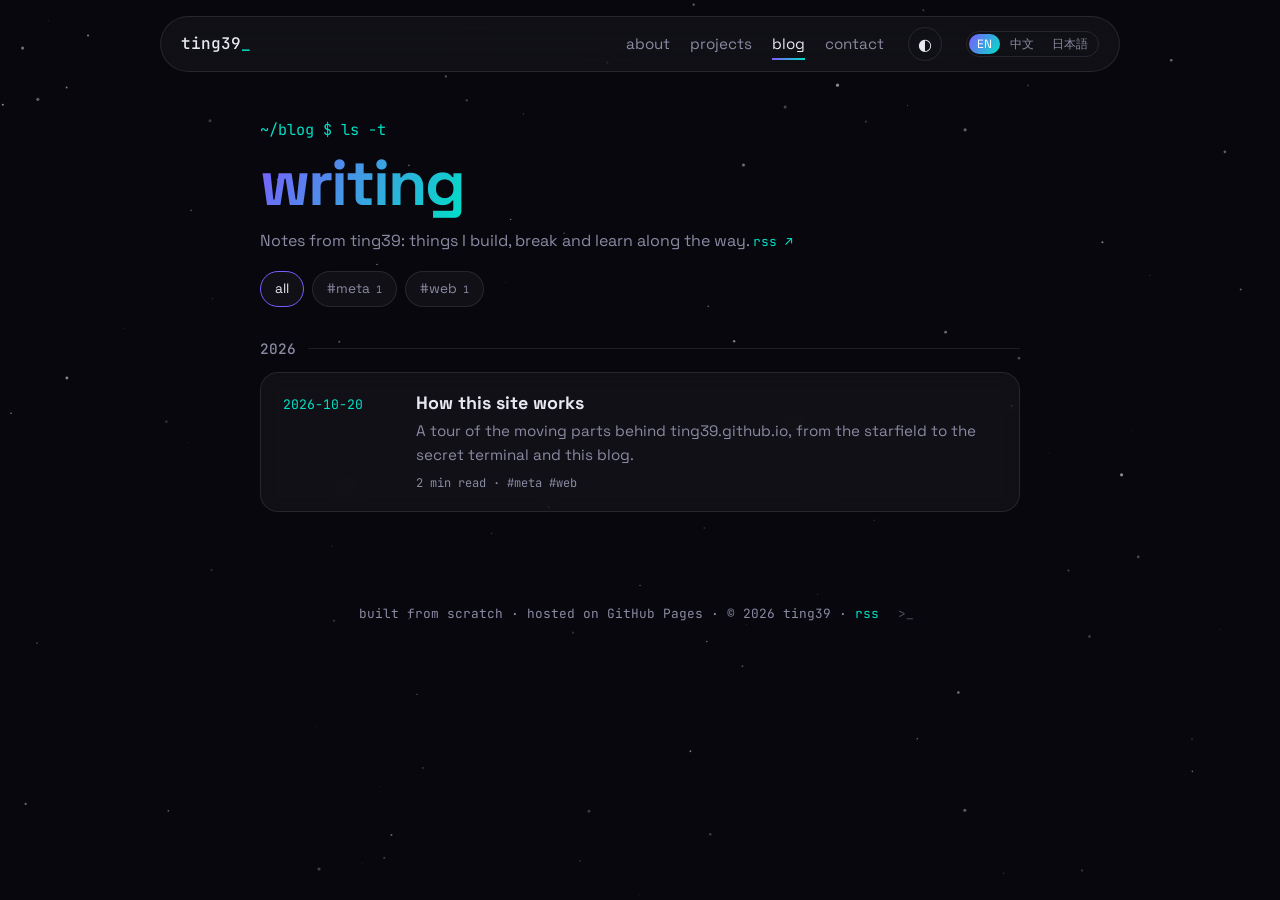
<file: blog/index.html>
<!doctype html>
<html lang="en">
<head>
  <meta charset="utf-8">
  <meta name="viewport" content="width=device-width, initial-scale=1">
  <title>ting39 · blog</title>
  <meta name="description" content="Notes from ting39: things I build, break and learn along the way.">
  <link rel="canonical" href="https://ting39.github.io/blog/">
  <meta property="og:site_name" content="ting39">
  <meta property="og:type" content="website">
  <meta property="og:title" content="ting39 · blog">
  <meta property="og:description" content="Notes from ting39: things I build, break and learn along the way.">
  <meta property="og:url" content="https://ting39.github.io/blog/">
  <meta property="og:image" content="https://ting39.github.io/assets/og.png">
  <meta name="twitter:card" content="summary_large_image">
  <meta name="theme-color" content="#07070d">
  <link rel="icon" href="data:image/svg+xml,<svg xmlns='http://www.w3.org/2000/svg' viewBox='0 0 100 100'><text y='.9em' font-size='90'>✦</text></svg>">
  <link rel="alternate" type="application/atom+xml" title="ting39 · blog" href="../feed.xml">
  <script>try{var t=localStorage.getItem("theme");if(t)document.documentElement.dataset.theme=t}catch(e){}</script>
  <link rel="preconnect" href="https://fonts.googleapis.com">
  <link rel="preconnect" href="https://fonts.gstatic.com" crossorigin>
  <link href="https://fonts.googleapis.com/css2?family=Space+Grotesk:wght@400;500;700&family=JetBrains+Mono:wght@400;500&display=swap" rel="stylesheet">
  <link rel="stylesheet" href="../style.css?v=3f6533ba">
  <link rel="stylesheet" href="../assets/blog.css?v=3f6533ba">
</head>
<body class="blog-page">
  <canvas id="sky" aria-hidden="true"></canvas>
  <a class="skip" href="#content" data-i18n="blog.skip">Skip to content</a>
  <header class="nav">
    <a class="logo" href="../">ting39<span class="blink">_</span></a>
    <nav aria-label="Site">
      <a href="../#about" data-i18n="nav.about">about</a>
      <a href="../#projects" data-i18n="nav.projects">projects</a>
      <a href="../blog/" class="active" aria-current="page" data-i18n="nav.blog">blog</a>
      <a href="../#contact" data-i18n="nav.contact">contact</a>
    </nav>
    <button class="theme-toggle" id="themeToggle" type="button" aria-label="Toggle light/dark theme" data-i18n-attr="aria-label:nav.theme">◐</button>
    <div id="langSwitch"></div>
  </header>

  <main id="content" class="blog-main">
    <header class="blog-head">
      <p class="mono kicker">~/blog $ ls -t</p>
      <h1 data-i18n="blog.h">blog</h1>
      <p class="muted"><span data-i18n="blog.desc">Notes from ting39: things I build, break and learn along the way.</span> <a class="feed-link mono" href="../feed.xml">rss ↗</a></p>
      <nav class="filters tag-chips" aria-label="Tags">
      <a href="../blog/" class="on" aria-current="page" data-i18n="projects.all">all</a>
      <a href="../blog/tags/meta/">#meta <small>1</small></a>
      <a href="../blog/tags/web/">#web <small>1</small></a>
    </nav>
    </header>
    <h2 class="year mono">2026</h2>
    <ol class="post-list">
      <li><a class="card post-item" href="../blog/how-this-site-works/">
        <time class="pi-date mono" datetime="2026-10-20">2026-10-20</time>
        <span class="pi-main">
          <b class="pi-title"><span data-lang-block="en" lang="en">How this site works</span><span data-lang-block="zh-TW" lang="zh-Hant-TW" hidden>這個網站是怎麼運作的</span><span data-lang-block="ja" lang="ja" hidden>このサイトのしくみ</span></b>
          <span class="pi-sum"><span data-lang-block="en" lang="en">A tour of the moving parts behind ting39.github.io, from the starfield to the secret terminal and this blog.</span><span data-lang-block="zh-TW" lang="zh-Hant-TW" hidden>帶你看看 ting39.github.io 背後的各個零件：從星空背景、秘密終端機，到這個部落格。</span><span data-lang-block="ja" lang="ja" hidden>ting39.github.io を支える部品をひととおり紹介します。星空の背景から秘密のターミナル、このブログまで。</span></span>
          <span class="pi-meta mono"><span data-lang-block="en" lang="en"><span data-i18n="blog.min" data-i18n-vars='{"n":2}'>2 min read</span></span><span data-lang-block="zh-TW" lang="zh-Hant-TW" hidden><span data-i18n="blog.min" data-i18n-vars='{"n":2}'>2 min read</span></span><span data-lang-block="ja" lang="ja" hidden><span data-i18n="blog.min" data-i18n-vars='{"n":3}'>3 min read</span></span> · #meta #web</span>
        </span>
      </a></li>
    </ol>
  </main>

  <footer>
    <p class="mono"><span data-i18n="foot.built">built from scratch · hosted on GitHub Pages ·</span> © <span id="footYear">2026</span> ting39 · <a href="../feed.xml">rss</a> <button class="term-btn" type="button" data-terminal aria-label="Open terminal" title="terminal (press `)" data-i18n-attr="aria-label:foot.term;title:foot.termTitle">&gt;_</button></p>
  </footer>

  <script src="../assets/i18n.js?v=3f6533ba"></script>
  <script src="../assets/i18n-strings.js?v=3f6533ba"></script>
  <script src="../projects.js"></script>
  <script src="../assets/blog.js?v=3f6533ba" defer></script>
</body>
</html>
</file>
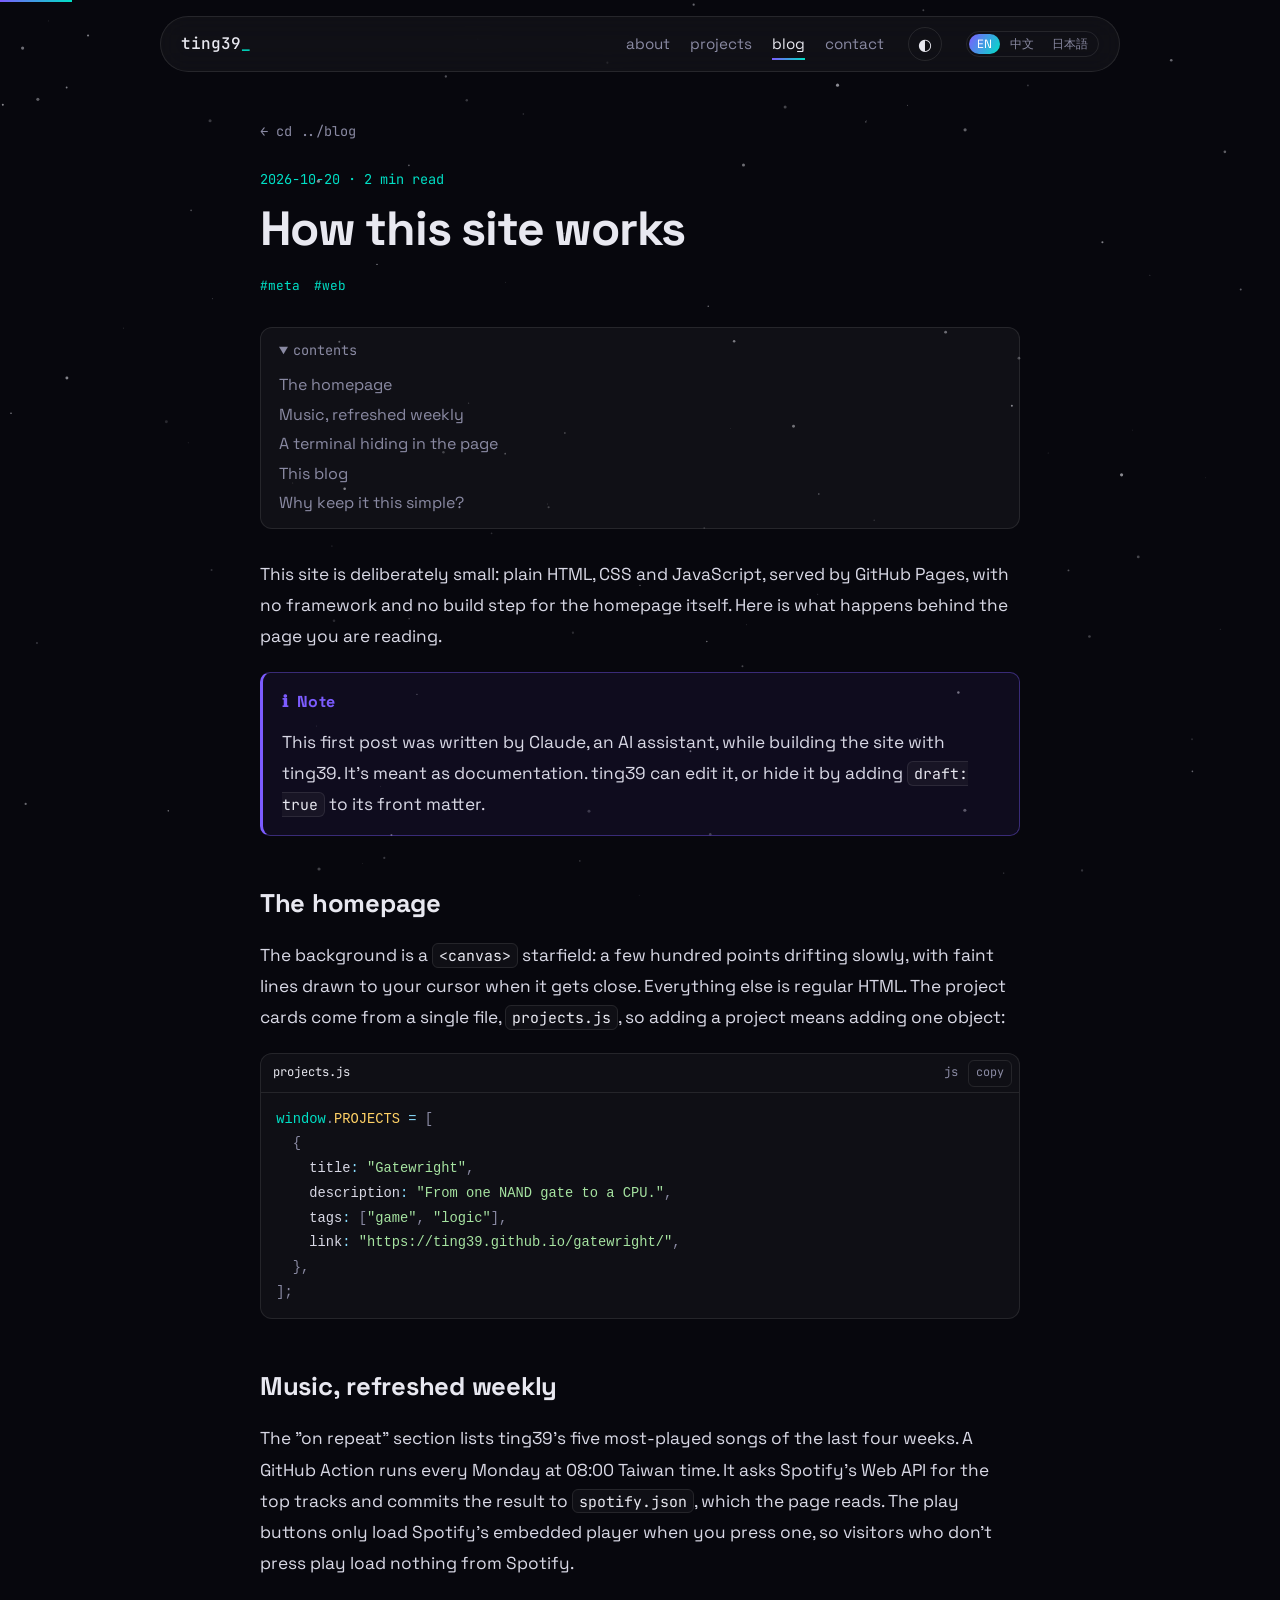
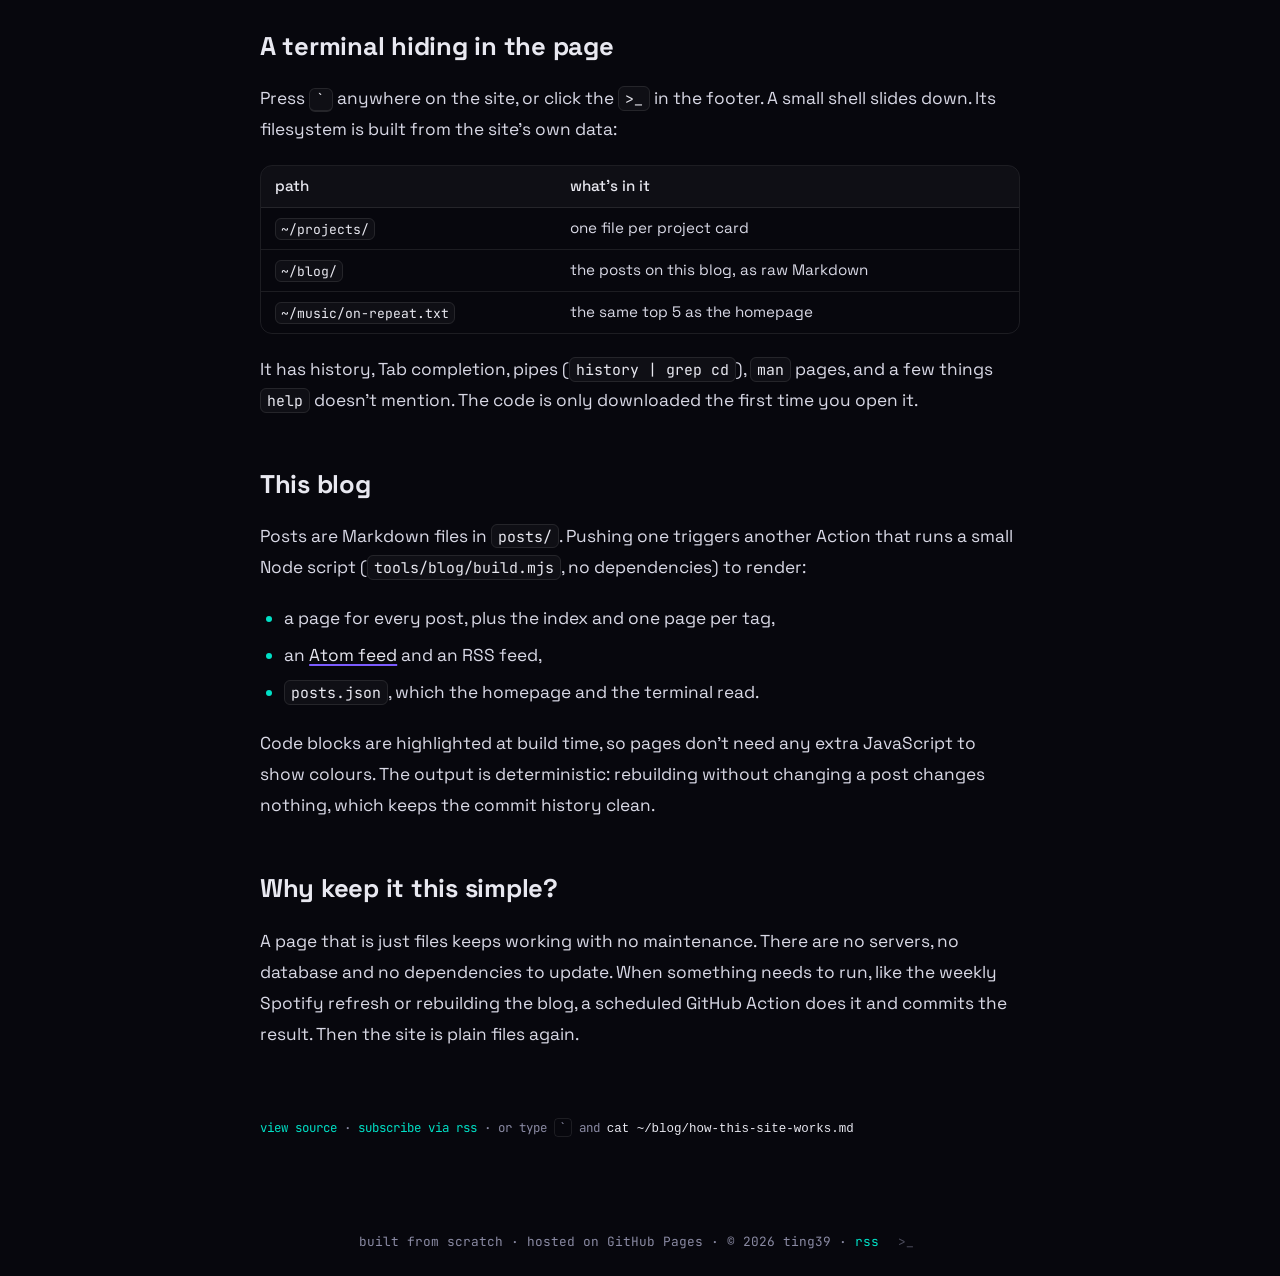
<file: blog/how-this-site-works/index.html>
<!doctype html>
<html lang="en">
<head>
  <meta charset="utf-8">
  <meta name="viewport" content="width=device-width, initial-scale=1">
  <title>How this site works · ting39</title>
  <meta name="description" content="A tour of the moving parts behind ting39.github.io, from the starfield to the secret terminal and this blog.">
  <link rel="canonical" href="https://ting39.github.io/blog/how-this-site-works/">
  <meta property="og:site_name" content="ting39">
  <meta property="og:type" content="article">
  <meta property="og:title" content="How this site works · ting39">
  <meta property="og:description" content="A tour of the moving parts behind ting39.github.io, from the starfield to the secret terminal and this blog.">
  <meta property="og:url" content="https://ting39.github.io/blog/how-this-site-works/">
  <meta property="og:image" content="https://ting39.github.io/assets/og.png">
  <meta name="twitter:card" content="summary_large_image">
  <meta name="theme-color" content="#07070d">
  <link rel="icon" href="data:image/svg+xml,<svg xmlns='http://www.w3.org/2000/svg' viewBox='0 0 100 100'><text y='.9em' font-size='90'>✦</text></svg>">
  <link rel="alternate" type="application/atom+xml" title="ting39 · blog" href="../../feed.xml">
  <script>try{var t=localStorage.getItem("theme");if(t)document.documentElement.dataset.theme=t}catch(e){}</script>
  <link rel="preconnect" href="https://fonts.googleapis.com">
  <link rel="preconnect" href="https://fonts.gstatic.com" crossorigin>
  <link href="https://fonts.googleapis.com/css2?family=Space+Grotesk:wght@400;500;700&family=JetBrains+Mono:wght@400;500&display=swap" rel="stylesheet">
  <link rel="stylesheet" href="../../style.css?v=3f6533ba">
  <link rel="stylesheet" href="../../assets/blog.css?v=3f6533ba">
  <meta property="article:published_time" content="2026-10-20">
  <meta property="article:tag" content="meta">
  <meta property="article:tag" content="web">
  <script type="application/ld+json">{"@context":"https://schema.org","@type":"BlogPosting","headline":"How this site works","description":"A tour of the moving parts behind ting39.github.io, from the starfield to the secret terminal and this blog.","datePublished":"2026-10-20","dateModified":"2026-10-20","url":"https://ting39.github.io/blog/how-this-site-works/","author":{"@type":"Person","name":"ting39","url":"https://ting39.github.io/"},"keywords":"meta, web","inLanguage":"en"}</script>
</head>
<body class="blog-page">
  <canvas id="sky" aria-hidden="true"></canvas>
  <a class="skip" href="#content" data-i18n="blog.skip">Skip to content</a>
  <header class="nav">
    <a class="logo" href="../../">ting39<span class="blink">_</span></a>
    <nav aria-label="Site">
      <a href="../../#about" data-i18n="nav.about">about</a>
      <a href="../../#projects" data-i18n="nav.projects">projects</a>
      <a href="../../blog/" class="active" aria-current="page" data-i18n="nav.blog">blog</a>
      <a href="../../#contact" data-i18n="nav.contact">contact</a>
    </nav>
    <button class="theme-toggle" id="themeToggle" type="button" aria-label="Toggle light/dark theme" data-i18n-attr="aria-label:nav.theme">◐</button>
    <div id="langSwitch"></div>
  </header>

  <main id="content" class="blog-main">
    <div class="progress" aria-hidden="true"></div>
    <article class="post">
      <header class="post-head">
        <a class="back mono" href="../../blog/">← cd ../blog</a>
        <p class="mono kicker"><time datetime="2026-10-20">2026-10-20</time> · <span data-lang-block="en" lang="en"><span data-i18n="blog.min" data-i18n-vars='{"n":2}'>2 min read</span></span><span data-lang-block="zh-TW" lang="zh-Hant-TW" hidden><span data-i18n="blog.min" data-i18n-vars='{"n":2}'>2 min read</span></span><span data-lang-block="ja" lang="ja" hidden><span data-i18n="blog.min" data-i18n-vars='{"n":3}'>3 min read</span></span></p>
        <h1><span data-lang-block="en" lang="en">How this site works</span><span data-lang-block="zh-TW" lang="zh-Hant-TW" hidden>這個網站是怎麼運作的</span><span data-lang-block="ja" lang="ja" hidden>このサイトのしくみ</span></h1>
        <ul class="tags" aria-label="Tags"><li><a href="../../blog/tags/meta/">#meta</a></li><li><a href="../../blog/tags/web/">#web</a></li></ul>
      </header>
      <div data-lang-block="en" lang="en">
      <details class="toc">
        <summary class="mono" data-i18n="blog.contents">contents</summary>
        <ol><li class="toc-2"><a href="#the-homepage">The homepage</a></li><li class="toc-2"><a href="#music-refreshed-weekly">Music, refreshed weekly</a></li><li class="toc-2"><a href="#a-terminal-hiding-in-the-page">A terminal hiding in the page</a></li><li class="toc-2"><a href="#this-blog">This blog</a></li><li class="toc-2"><a href="#why-keep-it-this-simple">Why keep it this simple?</a></li></ol>
      </details>
      <div class="prose">
<p>This site is deliberately small: plain HTML, CSS and JavaScript, served by GitHub Pages,
with no framework and no build step for the homepage itself. Here is what happens behind
the page you are reading.</p>
<aside class="callout callout-note"><p class="callout-title">Note</p><p>This first post was written by Claude, an AI assistant, while building the site
with ting39. It's meant as documentation. ting39 can edit it, or hide it by adding
<code>draft: true</code> to its front matter.</p></aside>
<h2 id="the-homepage">The homepage<a class="anchor" href="#the-homepage" aria-hidden="true" tabindex="-1">#</a></h2>
<p>The background is a <code>&lt;canvas&gt;</code> starfield: a few hundred points drifting slowly, with faint
lines drawn to your cursor when it gets close. Everything else is regular HTML. The project
cards come from a single file, <code>projects.js</code>, so adding a project means adding one object:</p>
<figure class="code"><figcaption><span class="code-title">projects.js</span><span class="code-lang">js</span></figcaption><pre data-lang="js"><code class="language-js"><span class="tok-builtin">window</span><span class="tok-punct">.</span><span class="tok-type">PROJECTS</span> <span class="tok-operator">=</span> <span class="tok-punct">[</span>
  <span class="tok-punct">{</span>
    title<span class="tok-operator">:</span> <span class="tok-string">&quot;Gatewright&quot;</span><span class="tok-punct">,</span>
    description<span class="tok-operator">:</span> <span class="tok-string">&quot;From one NAND gate to a CPU.&quot;</span><span class="tok-punct">,</span>
    tags<span class="tok-operator">:</span> <span class="tok-punct">[</span><span class="tok-string">&quot;game&quot;</span><span class="tok-punct">,</span> <span class="tok-string">&quot;logic&quot;</span><span class="tok-punct">]</span><span class="tok-punct">,</span>
    link<span class="tok-operator">:</span> <span class="tok-string">&quot;https://ting39.github.io/gatewright/&quot;</span><span class="tok-punct">,</span>
  <span class="tok-punct">}</span><span class="tok-punct">,</span>
<span class="tok-punct">]</span><span class="tok-punct">;</span></code></pre></figure>
<h2 id="music-refreshed-weekly">Music, refreshed weekly<a class="anchor" href="#music-refreshed-weekly" aria-hidden="true" tabindex="-1">#</a></h2>
<p>The &quot;on repeat&quot; section lists ting39's five most-played songs of the last four weeks.
A GitHub Action runs every Monday at 08:00 Taiwan time. It asks Spotify's Web API for the
top tracks and commits the result to <code>spotify.json</code>, which the page reads. The play buttons
only load Spotify's embedded player when you press one, so visitors who don't press play
load nothing from Spotify.</p>
<h2 id="a-terminal-hiding-in-the-page">A terminal hiding in the page<a class="anchor" href="#a-terminal-hiding-in-the-page" aria-hidden="true" tabindex="-1">#</a></h2>
<p>Press <kbd>`</kbd> anywhere on the site, or click the <code>&gt;_</code> in the footer. A small shell slides
down. Its filesystem is built from the site's own data:</p>
<div class="table-wrap"><table><thead><tr><th>path</th><th>what's in it</th></tr></thead><tbody><tr><td><code>~/projects/</code></td><td>one file per project card</td></tr><tr><td><code>~/blog/</code></td><td>the posts on this blog, as raw Markdown</td></tr><tr><td><code>~/music/on-repeat.txt</code></td><td>the same top 5 as the homepage</td></tr></tbody></table></div>
<p>It has history, Tab completion, pipes (<code>history | grep cd</code>), <code>man</code> pages, and a few things
<code>help</code> doesn't mention. The code is only downloaded the first time you open it.</p>
<h2 id="this-blog">This blog<a class="anchor" href="#this-blog" aria-hidden="true" tabindex="-1">#</a></h2>
<p>Posts are Markdown files in <code>posts/</code>. Pushing one triggers another Action that runs a small
Node script (<code>tools/blog/build.mjs</code>, no dependencies) to render:</p>
<ul>
<li>a page for every post, plus the index and one page per tag,</li>
<li>an <a href="../../feed.xml">Atom feed</a> and an RSS feed,</li>
<li><code>posts.json</code>, which the homepage and the terminal read.</li>
</ul>
<p>Code blocks are highlighted at build time, so pages don't need any extra JavaScript to
show colours. The output is deterministic: rebuilding without changing a post changes
nothing, which keeps the commit history clean.</p>
<h2 id="why-keep-it-this-simple">Why keep it this simple?<a class="anchor" href="#why-keep-it-this-simple" aria-hidden="true" tabindex="-1">#</a></h2>
<p>A page that is just files keeps working with no maintenance. There are no servers, no
database and no dependencies to update. When something needs to run, like the weekly
Spotify refresh or rebuilding the blog, a scheduled GitHub Action does it and commits the
result. Then the site is plain files again.</p>
      </div>
      </div>
      <div data-lang-block="ja" lang="ja" hidden>
      <details class="toc">
        <summary class="mono" data-i18n="blog.contents">contents</summary>
        <ol><li class="toc-2"><a href="#トップページ">トップページ</a></li><li class="toc-2"><a href="#毎週更新される音楽">毎週更新される音楽</a></li><li class="toc-2"><a href="#ページに隠れたターミナル">ページに隠れたターミナル</a></li><li class="toc-2"><a href="#このブログ">このブログ</a></li><li class="toc-2"><a href="#なぜこんなにシンプルなのか">なぜこんなにシンプルなのか</a></li></ol>
      </details>
      <div class="prose">
<p>このサイトはあえて小さく作っています。素の HTML・CSS・JavaScript を GitHub Pages で配信し、トップページ自体にはフレームワークもビルド工程もありません。いま読んでいるページの裏側で何が起きているかを紹介します。</p>
<aside class="callout callout-note"><p class="callout-title">Note</p><p>この最初の記事は、AI アシスタントの Claude が ting39 と一緒にサイトを作りながら書いたもので、ドキュメントとして置いています。ting39 はこれを編集したり、front matter に
<code>draft: true</code> を足して非公開にしたりできます。</p></aside>
<h2 id="トップページ">トップページ<a class="anchor" href="#トップページ" aria-hidden="true" tabindex="-1">#</a></h2>
<p>背景は <code>&lt;canvas&gt;</code> の星空です。数百個の点がゆっくり漂い、カーソルが近づくと淡い線でつながります。それ以外は普通の HTML です。作品カードは <code>projects.js</code> という 1 つのファイルから作られているので、作品を追加するにはオブジェクトを 1 つ足すだけです。</p>
<figure class="code"><figcaption><span class="code-title">projects.js</span><span class="code-lang">js</span></figcaption><pre data-lang="js"><code class="language-js"><span class="tok-builtin">window</span><span class="tok-punct">.</span><span class="tok-type">PROJECTS</span> <span class="tok-operator">=</span> <span class="tok-punct">[</span>
  <span class="tok-punct">{</span>
    title<span class="tok-operator">:</span> <span class="tok-string">&quot;Gatewright&quot;</span><span class="tok-punct">,</span>
    description<span class="tok-operator">:</span> <span class="tok-string">&quot;From one NAND gate to a CPU.&quot;</span><span class="tok-punct">,</span>
    tags<span class="tok-operator">:</span> <span class="tok-punct">[</span><span class="tok-string">&quot;game&quot;</span><span class="tok-punct">,</span> <span class="tok-string">&quot;logic&quot;</span><span class="tok-punct">]</span><span class="tok-punct">,</span>
    link<span class="tok-operator">:</span> <span class="tok-string">&quot;https://ting39.github.io/gatewright/&quot;</span><span class="tok-punct">,</span>
  <span class="tok-punct">}</span><span class="tok-punct">,</span>
<span class="tok-punct">]</span><span class="tok-punct">;</span></code></pre></figure>
<h2 id="毎週更新される音楽">毎週更新される音楽<a class="anchor" href="#毎週更新される音楽" aria-hidden="true" tabindex="-1">#</a></h2>
<p>「最近よく聴く曲」には、ting39 がこの 4 週間でよく再生した 5 曲が並びます。毎週月曜の台湾時間 08:00 に GitHub Action が動き、Spotify Web API にトップ曲を問い合わせて、結果を <code>spotify.json</code> にコミットします。ページはそのファイルを読み込みます。再生ボタンは押したときにだけ Spotify の埋め込みプレーヤーを読み込むので、再生しない訪問者は
Spotify から何も読み込みません。</p>
<h2 id="ページに隠れたターミナル">ページに隠れたターミナル<a class="anchor" href="#ページに隠れたターミナル" aria-hidden="true" tabindex="-1">#</a></h2>
<p>サイトのどこでも <kbd>`</kbd> を押すか、フッターの <code>&gt;_</code> をクリックすると、小さなシェルがスライドしてきます。そのファイルシステムはサイト自身のデータから作られています。</p>
<div class="table-wrap"><table><thead><tr><th>パス</th><th>中身</th></tr></thead><tbody><tr><td><code>~/projects/</code></td><td>作品カード 1 枚につき 1 ファイル</td></tr><tr><td><code>~/blog/</code></td><td>このブログの記事（Markdown のまま）</td></tr><tr><td><code>~/music/on-repeat.txt</code></td><td>トップページと同じトップ 5</td></tr></tbody></table></div>
<p>コマンド履歴、Tab 補完、パイプ（<code>history | grep cd</code>）、<code>man</code> ページ、そして <code>help</code> には載っていないものがいくつかあります。コードは初めて開いたときにだけダウンロードされます。</p>
<h2 id="このブログ">このブログ<a class="anchor" href="#このブログ" aria-hidden="true" tabindex="-1">#</a></h2>
<p>記事は <code>posts/</code> に置いた Markdown ファイルです。プッシュすると別の Action が動き、小さな Node スクリプト（<code>tools/blog/build.mjs</code>、依存パッケージなし）で次のものを生成します。</p>
<ul>
<li>記事ごとのページ、記事一覧、タグごとのページ</li>
<li><a href="../../feed.xml">Atom フィード</a>と RSS フィード</li>
<li>トップページとターミナルが読み込む <code>posts.json</code></li>
</ul>
<p>コードブロックはビルド時に色付けされるので、ページ側で色を付けるための JavaScript は不要です。出力は決定的で、記事を変えずに再ビルドしても何も変わらず、コミット履歴がきれいに保たれます。</p>
<h2 id="なぜこんなにシンプルなのか">なぜこんなにシンプルなのか<a class="anchor" href="#なぜこんなにシンプルなのか" aria-hidden="true" tabindex="-1">#</a></h2>
<p>ファイルだけでできたページは、手入れをしなくても動き続けます。サーバーもデータベースも、更新が必要な依存パッケージもありません。毎週の Spotify 更新やブログの再ビルドのように何かを実行する必要があるときは、スケジュールされた GitHub Action が実行して結果をコミットします。そのあと、サイトはまたただのファイルに戻ります。</p>
      </div>
      </div>
      <div data-lang-block="zh-TW" lang="zh-Hant-TW" hidden>
      <details class="toc">
        <summary class="mono" data-i18n="blog.contents">contents</summary>
        <ol><li class="toc-2"><a href="#首頁">首頁</a></li><li class="toc-2"><a href="#每週更新的音樂">每週更新的音樂</a></li><li class="toc-2"><a href="#藏在頁面裡的終端機">藏在頁面裡的終端機</a></li><li class="toc-2"><a href="#這個部落格">這個部落格</a></li><li class="toc-2"><a href="#為什麼要這麼簡單">為什麼要這麼簡單？</a></li></ol>
      </details>
      <div class="prose">
<p>這個網站刻意做得很小：純 HTML、CSS 和 JavaScript，放在 GitHub Pages 上，首頁本身沒有框架，也不需要建置。以下是你正在閱讀的這一頁背後發生的事。</p>
<aside class="callout callout-note"><p class="callout-title">Note</p><p>這第一篇文章是 AI 助理 Claude 和 ting39 一起製作網站時寫的，當作說明文件。ting39 可以修改它，或在 front matter 加上
<code>draft: true</code> 把它隱藏起來。</p></aside>
<h2 id="首頁">首頁<a class="anchor" href="#首頁" aria-hidden="true" tabindex="-1">#</a></h2>
<p>背景是一個 <code>&lt;canvas&gt;</code> 星空：幾百個慢慢飄動的點，游標靠近時會連出淡淡的線。其他部分都是一般的 HTML。作品卡片來自單一檔案 <code>projects.js</code>，所以新增作品只需要加上一個物件：</p>
<figure class="code"><figcaption><span class="code-title">projects.js</span><span class="code-lang">js</span></figcaption><pre data-lang="js"><code class="language-js"><span class="tok-builtin">window</span><span class="tok-punct">.</span><span class="tok-type">PROJECTS</span> <span class="tok-operator">=</span> <span class="tok-punct">[</span>
  <span class="tok-punct">{</span>
    title<span class="tok-operator">:</span> <span class="tok-string">&quot;Gatewright&quot;</span><span class="tok-punct">,</span>
    description<span class="tok-operator">:</span> <span class="tok-string">&quot;From one NAND gate to a CPU.&quot;</span><span class="tok-punct">,</span>
    tags<span class="tok-operator">:</span> <span class="tok-punct">[</span><span class="tok-string">&quot;game&quot;</span><span class="tok-punct">,</span> <span class="tok-string">&quot;logic&quot;</span><span class="tok-punct">]</span><span class="tok-punct">,</span>
    link<span class="tok-operator">:</span> <span class="tok-string">&quot;https://ting39.github.io/gatewright/&quot;</span><span class="tok-punct">,</span>
  <span class="tok-punct">}</span><span class="tok-punct">,</span>
<span class="tok-punct">]</span><span class="tok-punct">;</span></code></pre></figure>
<h2 id="每週更新的音樂">每週更新的音樂<a class="anchor" href="#每週更新的音樂" aria-hidden="true" tabindex="-1">#</a></h2>
<p>「最近常聽」區塊列出 ting39 過去四週最常播放的五首歌。每週一台灣時間 08:00，GitHub Action 會向 Spotify Web API 查詢熱門曲目，並把結果提交到 <code>spotify.json</code>，頁面再讀取這個檔案。播放按鈕只有在你按下時才會載入 Spotify 的嵌入式播放器，所以沒按播放的訪客不會從 Spotify 載入任何東西。</p>
<h2 id="藏在頁面裡的終端機">藏在頁面裡的終端機<a class="anchor" href="#藏在頁面裡的終端機" aria-hidden="true" tabindex="-1">#</a></h2>
<p>在網站任何地方按 <kbd>`</kbd>，或點頁尾的 <code>&gt;_</code>，就會滑出一個小小的 shell。它的檔案系統是用網站自己的資料建出來的：</p>
<div class="table-wrap"><table><thead><tr><th>路徑</th><th>內容</th></tr></thead><tbody><tr><td><code>~/projects/</code></td><td>每張作品卡片一個檔案</td></tr><tr><td><code>~/blog/</code></td><td>這個部落格的文章（原始 Markdown）</td></tr><tr><td><code>~/music/on-repeat.txt</code></td><td>和首頁一樣的前五名</td></tr></tbody></table></div>
<p>它有指令紀錄、Tab 自動完成、管線（<code>history | grep cd</code>）、<code>man</code> 說明書，還有幾個 <code>help</code> 沒提到的東西。程式碼只會在你第一次打開時下載。</p>
<h2 id="這個部落格">這個部落格<a class="anchor" href="#這個部落格" aria-hidden="true" tabindex="-1">#</a></h2>
<p>文章是放在 <code>posts/</code> 裡的 Markdown 檔。推送之後會觸發另一個 Action，執行一支小小的 Node 腳本（<code>tools/blog/build.mjs</code>，沒有任何相依套件）來產生：</p>
<ul>
<li>每篇文章的頁面，以及文章索引和每個標籤的頁面，</li>
<li>一個 <a href="../../feed.xml">Atom 訂閱</a>和一個 RSS 訂閱，</li>
<li><code>posts.json</code>，給首頁和終端機讀取。</li>
</ul>
<p>程式碼區塊在建置時就上好色了，所以頁面不需要額外的 JavaScript 來顯示顏色。輸出是固定的：沒改文章就重新建置，不會有任何變化，讓提交紀錄保持乾淨。</p>
<h2 id="為什麼要這麼簡單">為什麼要這麼簡單？<a class="anchor" href="#為什麼要這麼簡單" aria-hidden="true" tabindex="-1">#</a></h2>
<p>一個只由檔案組成的網頁，不需要維護就能一直運作。沒有伺服器、沒有資料庫，也沒有要更新的相依套件。需要執行某些事情時，例如每週更新 Spotify 或重建部落格，就由排程的 GitHub Action 執行並提交結果。之後網站又變回單純的檔案。</p>
      </div>
      </div>
      <footer class="post-foot">
        <nav class="post-nav" aria-label="More posts" data-i18n-attr="aria-label:blog.more"><span></span><span></span></nav>
        <p class="mono post-meta"><a href="https://github.com/ting39/ting39.github.io/blob/main/posts/how-this-site-works.md" data-i18n="blog.source">view source</a> · <a href="../../feed.xml" data-i18n="blog.sub">subscribe via rss</a> · <span data-i18n="blog.ortype">or type</span> <kbd>`</kbd> and <code>cat ~/blog/how-this-site-works.md</code></p>
      </footer>
    </article>
  </main>

  <footer>
    <p class="mono"><span data-i18n="foot.built">built from scratch · hosted on GitHub Pages ·</span> © <span id="footYear">2026</span> ting39 · <a href="../../feed.xml">rss</a> <button class="term-btn" type="button" data-terminal aria-label="Open terminal" title="terminal (press `)" data-i18n-attr="aria-label:foot.term;title:foot.termTitle">&gt;_</button></p>
  </footer>

  <script src="../../assets/i18n.js?v=3f6533ba"></script>
  <script src="../../assets/i18n-strings.js?v=3f6533ba"></script>
  <script src="../../projects.js"></script>
  <script src="../../assets/blog.js?v=3f6533ba" defer></script>
</body>
</html>
</file>
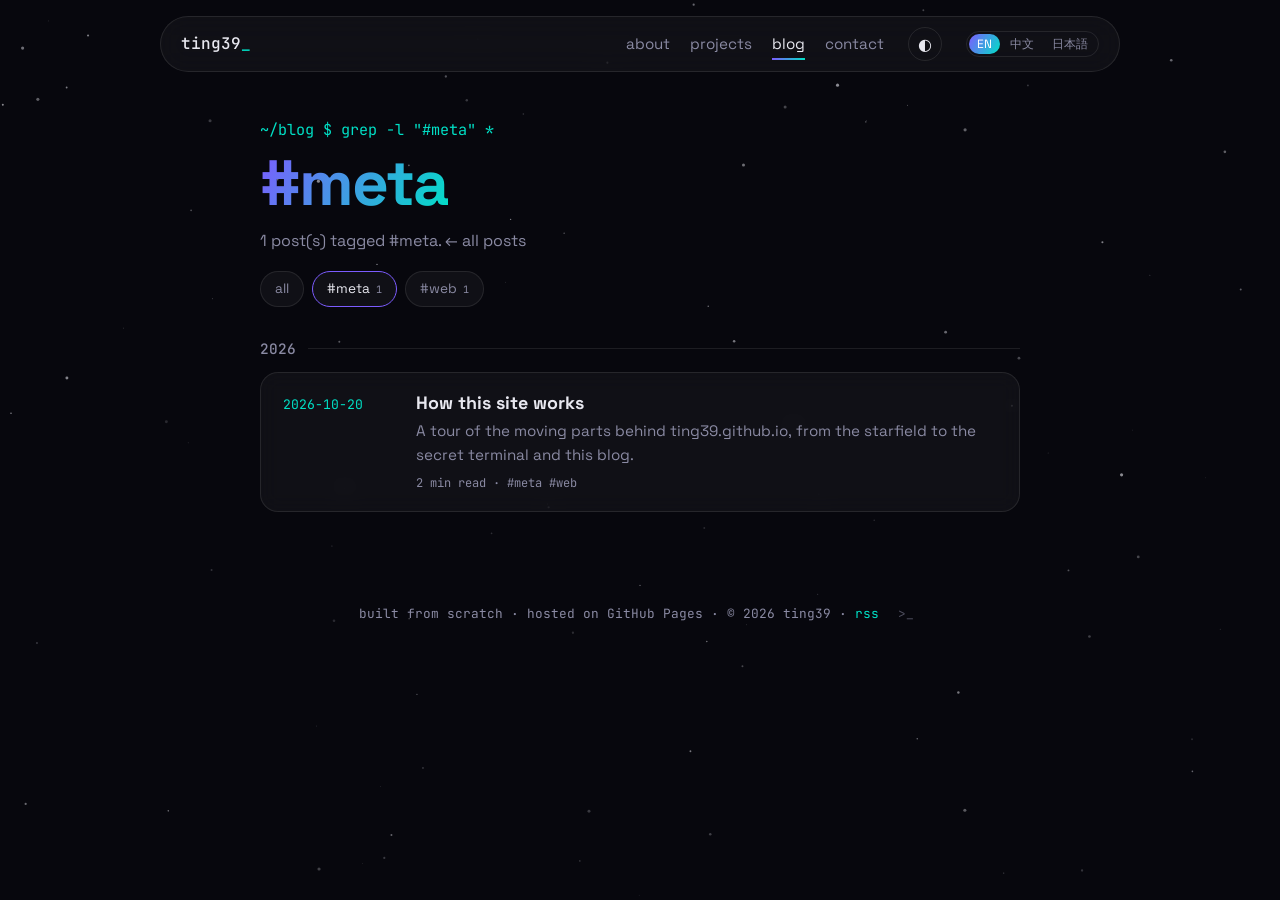
<file: blog/tags/meta/index.html>
<!doctype html>
<html lang="en">
<head>
  <meta charset="utf-8">
  <meta name="viewport" content="width=device-width, initial-scale=1">
  <title>#meta · ting39 · blog</title>
  <meta name="description" content="Posts tagged #meta on ting39's blog.">
  <link rel="canonical" href="https://ting39.github.io/blog/tags/meta/">
  <meta property="og:site_name" content="ting39">
  <meta property="og:type" content="website">
  <meta property="og:title" content="#meta · ting39 · blog">
  <meta property="og:description" content="Posts tagged #meta on ting39's blog.">
  <meta property="og:url" content="https://ting39.github.io/blog/tags/meta/">
  <meta property="og:image" content="https://ting39.github.io/assets/og.png">
  <meta name="twitter:card" content="summary_large_image">
  <meta name="theme-color" content="#07070d">
  <link rel="icon" href="data:image/svg+xml,<svg xmlns='http://www.w3.org/2000/svg' viewBox='0 0 100 100'><text y='.9em' font-size='90'>✦</text></svg>">
  <link rel="alternate" type="application/atom+xml" title="ting39 · blog" href="../../../feed.xml">
  <script>try{var t=localStorage.getItem("theme");if(t)document.documentElement.dataset.theme=t}catch(e){}</script>
  <link rel="preconnect" href="https://fonts.googleapis.com">
  <link rel="preconnect" href="https://fonts.gstatic.com" crossorigin>
  <link href="https://fonts.googleapis.com/css2?family=Space+Grotesk:wght@400;500;700&family=JetBrains+Mono:wght@400;500&display=swap" rel="stylesheet">
  <link rel="stylesheet" href="../../../style.css?v=3f6533ba">
  <link rel="stylesheet" href="../../../assets/blog.css?v=3f6533ba">
</head>
<body class="blog-page">
  <canvas id="sky" aria-hidden="true"></canvas>
  <a class="skip" href="#content" data-i18n="blog.skip">Skip to content</a>
  <header class="nav">
    <a class="logo" href="../../../">ting39<span class="blink">_</span></a>
    <nav aria-label="Site">
      <a href="../../../#about" data-i18n="nav.about">about</a>
      <a href="../../../#projects" data-i18n="nav.projects">projects</a>
      <a href="../../../blog/" class="active" aria-current="page" data-i18n="nav.blog">blog</a>
      <a href="../../../#contact" data-i18n="nav.contact">contact</a>
    </nav>
    <button class="theme-toggle" id="themeToggle" type="button" aria-label="Toggle light/dark theme" data-i18n-attr="aria-label:nav.theme">◐</button>
    <div id="langSwitch"></div>
  </header>

  <main id="content" class="blog-main">
    <header class="blog-head">
      <p class="mono kicker">~/blog $ grep -l "#meta" *</p>
      <h1>#meta</h1>
      <p class="muted"><span data-i18n="blog.tagged" data-i18n-vars='{&quot;n&quot;:1,&quot;tag&quot;:&quot;#meta&quot;}'>1 post tagged #meta.</span> <a href="../../../blog/" data-i18n="blog.allBack">← all posts</a></p>
      <nav class="filters tag-chips" aria-label="Tags">
      <a href="../../../blog/" data-i18n="projects.all">all</a>
      <a href="../../../blog/tags/meta/" class="on" aria-current="page">#meta <small>1</small></a>
      <a href="../../../blog/tags/web/">#web <small>1</small></a>
    </nav>
    </header>
    <h2 class="year mono">2026</h2>
    <ol class="post-list">
      <li><a class="card post-item" href="../../../blog/how-this-site-works/">
        <time class="pi-date mono" datetime="2026-10-20">2026-10-20</time>
        <span class="pi-main">
          <b class="pi-title"><span data-lang-block="en" lang="en">How this site works</span><span data-lang-block="zh-TW" lang="zh-Hant-TW" hidden>這個網站是怎麼運作的</span><span data-lang-block="ja" lang="ja" hidden>このサイトのしくみ</span></b>
          <span class="pi-sum"><span data-lang-block="en" lang="en">A tour of the moving parts behind ting39.github.io, from the starfield to the secret terminal and this blog.</span><span data-lang-block="zh-TW" lang="zh-Hant-TW" hidden>帶你看看 ting39.github.io 背後的各個零件：從星空背景、秘密終端機，到這個部落格。</span><span data-lang-block="ja" lang="ja" hidden>ting39.github.io を支える部品をひととおり紹介します。星空の背景から秘密のターミナル、このブログまで。</span></span>
          <span class="pi-meta mono"><span data-lang-block="en" lang="en"><span data-i18n="blog.min" data-i18n-vars='{"n":2}'>2 min read</span></span><span data-lang-block="zh-TW" lang="zh-Hant-TW" hidden><span data-i18n="blog.min" data-i18n-vars='{"n":2}'>2 min read</span></span><span data-lang-block="ja" lang="ja" hidden><span data-i18n="blog.min" data-i18n-vars='{"n":3}'>3 min read</span></span> · #meta #web</span>
        </span>
      </a></li>
    </ol>
  </main>

  <footer>
    <p class="mono"><span data-i18n="foot.built">built from scratch · hosted on GitHub Pages ·</span> © <span id="footYear">2026</span> ting39 · <a href="../../../feed.xml">rss</a> <button class="term-btn" type="button" data-terminal aria-label="Open terminal" title="terminal (press `)" data-i18n-attr="aria-label:foot.term;title:foot.termTitle">&gt;_</button></p>
  </footer>

  <script src="../../../assets/i18n.js?v=3f6533ba"></script>
  <script src="../../../assets/i18n-strings.js?v=3f6533ba"></script>
  <script src="../../../projects.js"></script>
  <script src="../../../assets/blog.js?v=3f6533ba" defer></script>
</body>
</html>
</file>
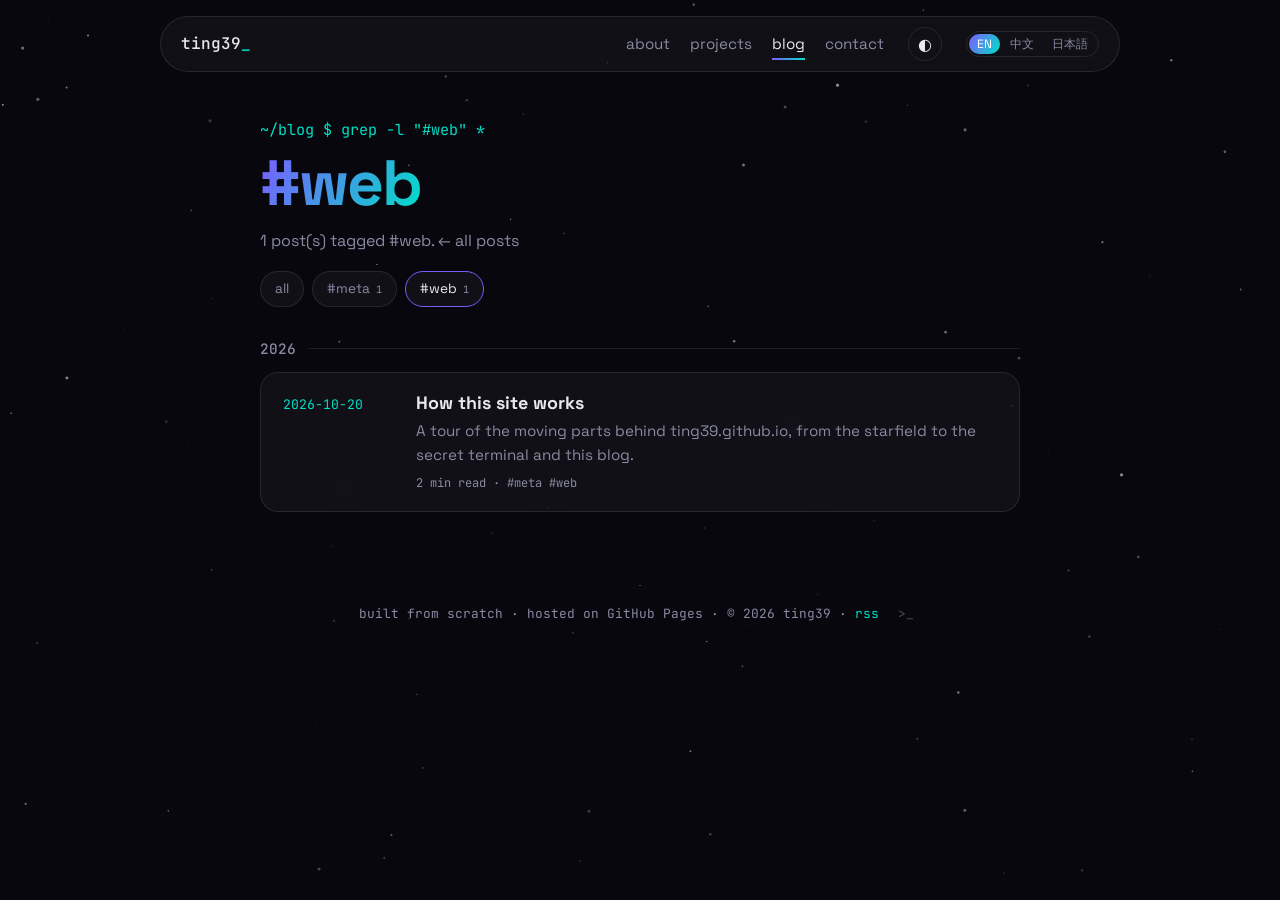
<file: blog/tags/web/index.html>
<!doctype html>
<html lang="en">
<head>
  <meta charset="utf-8">
  <meta name="viewport" content="width=device-width, initial-scale=1">
  <title>#web · ting39 · blog</title>
  <meta name="description" content="Posts tagged #web on ting39's blog.">
  <link rel="canonical" href="https://ting39.github.io/blog/tags/web/">
  <meta property="og:site_name" content="ting39">
  <meta property="og:type" content="website">
  <meta property="og:title" content="#web · ting39 · blog">
  <meta property="og:description" content="Posts tagged #web on ting39's blog.">
  <meta property="og:url" content="https://ting39.github.io/blog/tags/web/">
  <meta property="og:image" content="https://ting39.github.io/assets/og.png">
  <meta name="twitter:card" content="summary_large_image">
  <meta name="theme-color" content="#07070d">
  <link rel="icon" href="data:image/svg+xml,<svg xmlns='http://www.w3.org/2000/svg' viewBox='0 0 100 100'><text y='.9em' font-size='90'>✦</text></svg>">
  <link rel="alternate" type="application/atom+xml" title="ting39 · blog" href="../../../feed.xml">
  <script>try{var t=localStorage.getItem("theme");if(t)document.documentElement.dataset.theme=t}catch(e){}</script>
  <link rel="preconnect" href="https://fonts.googleapis.com">
  <link rel="preconnect" href="https://fonts.gstatic.com" crossorigin>
  <link href="https://fonts.googleapis.com/css2?family=Space+Grotesk:wght@400;500;700&family=JetBrains+Mono:wght@400;500&display=swap" rel="stylesheet">
  <link rel="stylesheet" href="../../../style.css?v=3f6533ba">
  <link rel="stylesheet" href="../../../assets/blog.css?v=3f6533ba">
</head>
<body class="blog-page">
  <canvas id="sky" aria-hidden="true"></canvas>
  <a class="skip" href="#content" data-i18n="blog.skip">Skip to content</a>
  <header class="nav">
    <a class="logo" href="../../../">ting39<span class="blink">_</span></a>
    <nav aria-label="Site">
      <a href="../../../#about" data-i18n="nav.about">about</a>
      <a href="../../../#projects" data-i18n="nav.projects">projects</a>
      <a href="../../../blog/" class="active" aria-current="page" data-i18n="nav.blog">blog</a>
      <a href="../../../#contact" data-i18n="nav.contact">contact</a>
    </nav>
    <button class="theme-toggle" id="themeToggle" type="button" aria-label="Toggle light/dark theme" data-i18n-attr="aria-label:nav.theme">◐</button>
    <div id="langSwitch"></div>
  </header>

  <main id="content" class="blog-main">
    <header class="blog-head">
      <p class="mono kicker">~/blog $ grep -l "#web" *</p>
      <h1>#web</h1>
      <p class="muted"><span data-i18n="blog.tagged" data-i18n-vars='{&quot;n&quot;:1,&quot;tag&quot;:&quot;#web&quot;}'>1 post tagged #web.</span> <a href="../../../blog/" data-i18n="blog.allBack">← all posts</a></p>
      <nav class="filters tag-chips" aria-label="Tags">
      <a href="../../../blog/" data-i18n="projects.all">all</a>
      <a href="../../../blog/tags/meta/">#meta <small>1</small></a>
      <a href="../../../blog/tags/web/" class="on" aria-current="page">#web <small>1</small></a>
    </nav>
    </header>
    <h2 class="year mono">2026</h2>
    <ol class="post-list">
      <li><a class="card post-item" href="../../../blog/how-this-site-works/">
        <time class="pi-date mono" datetime="2026-10-20">2026-10-20</time>
        <span class="pi-main">
          <b class="pi-title"><span data-lang-block="en" lang="en">How this site works</span><span data-lang-block="zh-TW" lang="zh-Hant-TW" hidden>這個網站是怎麼運作的</span><span data-lang-block="ja" lang="ja" hidden>このサイトのしくみ</span></b>
          <span class="pi-sum"><span data-lang-block="en" lang="en">A tour of the moving parts behind ting39.github.io, from the starfield to the secret terminal and this blog.</span><span data-lang-block="zh-TW" lang="zh-Hant-TW" hidden>帶你看看 ting39.github.io 背後的各個零件：從星空背景、秘密終端機，到這個部落格。</span><span data-lang-block="ja" lang="ja" hidden>ting39.github.io を支える部品をひととおり紹介します。星空の背景から秘密のターミナル、このブログまで。</span></span>
          <span class="pi-meta mono"><span data-lang-block="en" lang="en"><span data-i18n="blog.min" data-i18n-vars='{"n":2}'>2 min read</span></span><span data-lang-block="zh-TW" lang="zh-Hant-TW" hidden><span data-i18n="blog.min" data-i18n-vars='{"n":2}'>2 min read</span></span><span data-lang-block="ja" lang="ja" hidden><span data-i18n="blog.min" data-i18n-vars='{"n":3}'>3 min read</span></span> · #meta #web</span>
        </span>
      </a></li>
    </ol>
  </main>

  <footer>
    <p class="mono"><span data-i18n="foot.built">built from scratch · hosted on GitHub Pages ·</span> © <span id="footYear">2026</span> ting39 · <a href="../../../feed.xml">rss</a> <button class="term-btn" type="button" data-terminal aria-label="Open terminal" title="terminal (press `)" data-i18n-attr="aria-label:foot.term;title:foot.termTitle">&gt;_</button></p>
  </footer>

  <script src="../../../assets/i18n.js?v=3f6533ba"></script>
  <script src="../../../assets/i18n-strings.js?v=3f6533ba"></script>
  <script src="../../../projects.js"></script>
  <script src="../../../assets/blog.js?v=3f6533ba" defer></script>
</body>
</html>
</file>
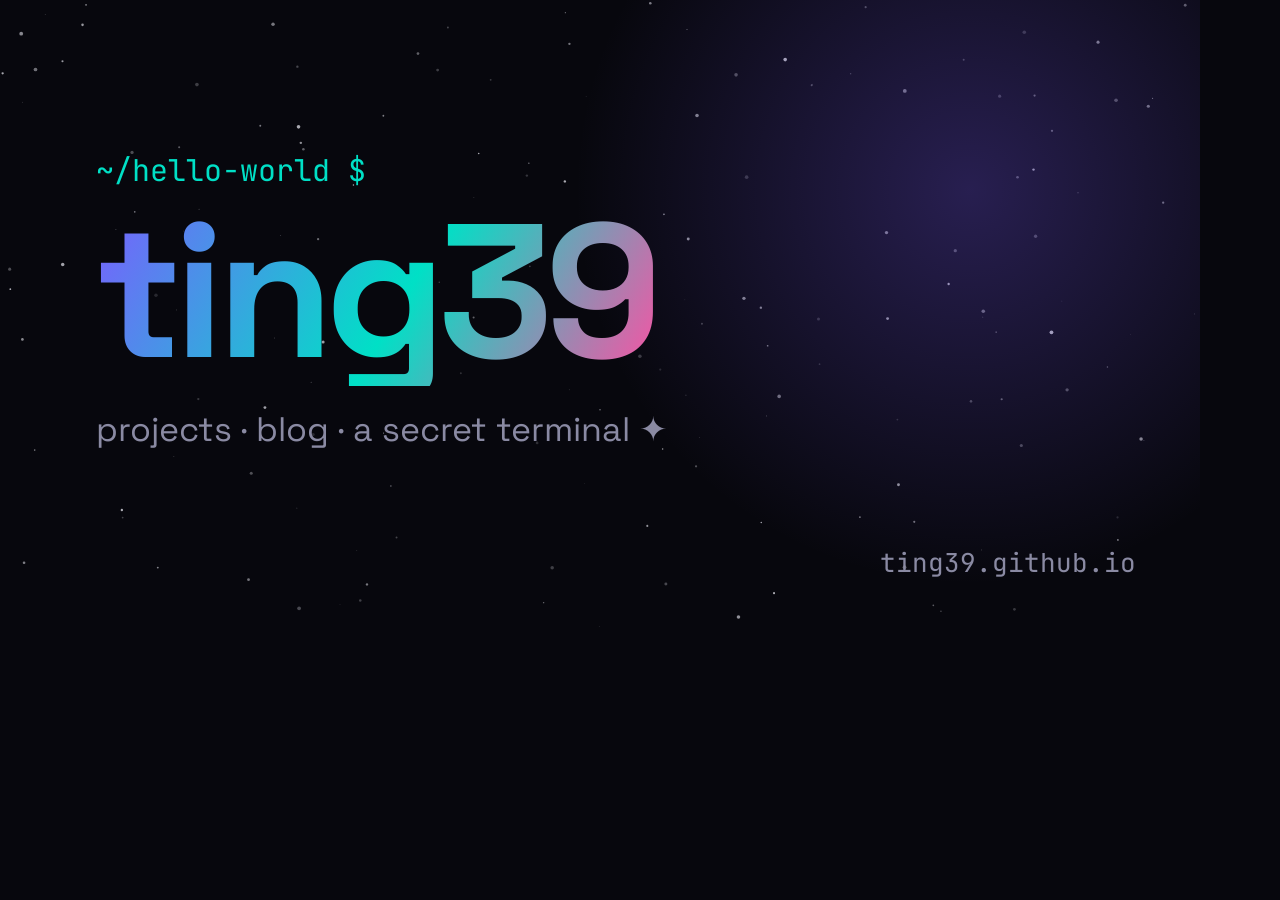
<file: tools/og.html>
<!doctype html>
<!-- dev tool: renders 1200×630 link-preview images.
     Homepage: shot.sh "http://localhost:8039/tools/og.html" assets/og.png 1200,630
     Projects: add ?k=kicker&t=title&s=subtitle&i=icon&u=url&a=accent1&b=accent2 (colours without #) -->
<html lang="en"><head><meta charset="utf-8"><title>og</title>
<link href="https://fonts.googleapis.com/css2?family=Space+Grotesk:wght@500;700&family=JetBrains+Mono:wght@400&display=swap" rel="stylesheet">
<style>
  html, body { margin: 0; width: 1200px; height: 630px; overflow: hidden; background: #07070d; }
  body { font-family: "Space Grotesk", sans-serif; color: #e8e8f0; position: relative; }
  canvas { position: absolute; inset: 0; }
  .glow { position: absolute; width: 900px; height: 900px; left: 520px; top: -260px; border-radius: 50%;
    background: radial-gradient(circle, rgba(124, 92, 255, .28), transparent 62%); }
  .wrap { position: absolute; left: 96px; top: 150px; }
  .k { font: 30px "JetBrains Mono", monospace; color: #00e0c6; }
  h1 { margin: 6px 0 0; font-size: 190px; line-height: 1; letter-spacing: -.045em;
    background: linear-gradient(120deg, var(--c1, #7c5cff), var(--c2, #00e0c6) 55%, #ff4fa3); -webkit-background-clip: text; color: transparent; }
  p { font-size: 34px; color: #8a8aa3; margin: 22px 0 0; }
  .icon { position: absolute; right: 90px; top: 120px; font-size: 230px; line-height: 1; filter: drop-shadow(0 20px 60px rgba(124,92,255,.45)); }
  .url { position: absolute; right: 64px; bottom: 50px; font: 26px "JetBrains Mono", monospace; color: #8a8aa3; }
</style></head>
<body>
<canvas id="c" width="1200" height="630"></canvas><div class="glow"></div>
<div class="wrap"><div class="k">~/hello-world $</div><h1>ting39</h1><p>projects · blog · a secret terminal ✦</p></div>
<div class="url">ting39.github.io</div><div class="icon"></div>
<script>
  const q = new URLSearchParams(location.search), set = (sel, v) => { if (v) document.querySelector(sel).textContent = v; };
  set(".k", q.get("k")); set("h1", q.get("t")); set("p", q.get("s")); set(".url", q.get("u")); set(".icon", q.get("i"));
  if (q.get("a")) document.documentElement.style.setProperty("--c1", "#" + q.get("a"));
  if (q.get("b")) document.documentElement.style.setProperty("--c2", "#" + q.get("b"));
  // shrink the title until it fits (beside the icon, if there is one)
  const h1 = document.querySelector("h1"), room = q.get("i") ? 700 : 1010;
  h1.style.display = "inline-block";
  for (let fs = 190; h1.getBoundingClientRect().width > room && fs > 60; fs -= 4) h1.style.fontSize = fs + "px";
  const g = document.getElementById("c").getContext("2d"); let s = 39;
  const r = () => ((s = (s * 16807) % 2147483647) / 2147483647);
  for (let i = 0; i < 160; i++) { g.fillStyle = `rgba(232,232,240,${0.15 + r() * 0.6})`; g.beginPath(); g.arc(r() * 1200, r() * 630, r() * 1.6 + 0.3, 0, 7); g.fill(); }
</script>
</body></html>
</file>
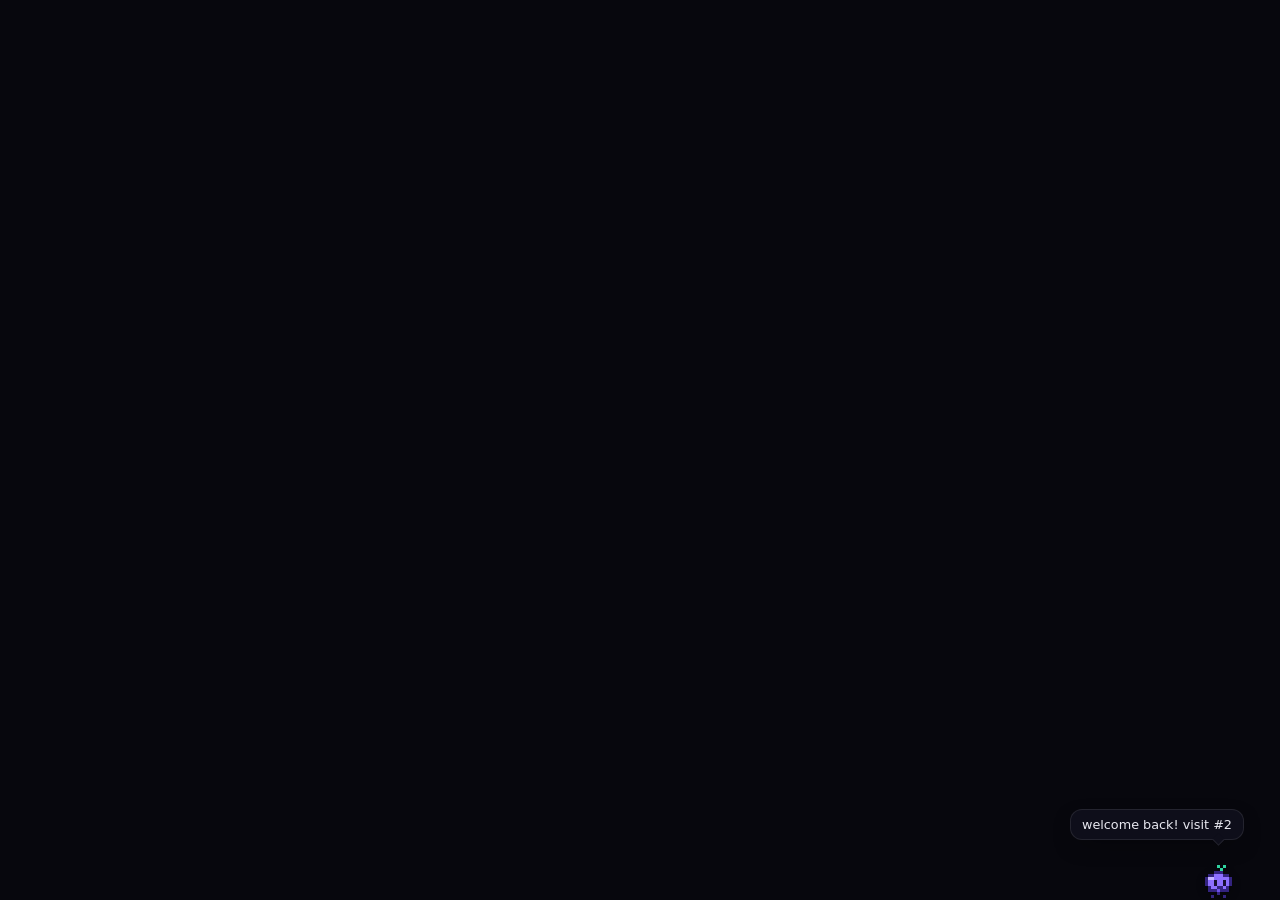
<file: tools/pet-sheet.html>
<!doctype html>
<!-- dev tool: open /tools/pet-sheet.html?petsheet&petday to see every pet sprite pose -->
<html lang="en"><head><meta charset="utf-8"><title>pet sprites</title>
<link rel="stylesheet" href="../style.css"><link rel="stylesheet" href="../assets/pet.css"></head>
<body><script src="../assets/pet.js"></script></body></html>
</file>
<file: style.css>
:root {
  --bg: #07070d;
  --bg-2: #0e0e1a;
  --fg: #e8e8f0;
  --muted: #8a8aa3;
  --card: rgba(255, 255, 255, 0.04);
  --border: rgba(255, 255, 255, 0.09);
  --a1: #7c5cff;
  --a2: #00e0c6;
  --a3: #ff4fa3;
  --star: 232, 232, 240;
  --radius: 18px;
}
:root[data-theme="light"] {
  --bg: #f6f5fb;
  --bg-2: #ecebf5;
  --fg: #16161f;
  --muted: #5d5d72;
  --card: rgba(255, 255, 255, 0.7);
  --border: rgba(20, 20, 40, 0.1);
  --star: 90, 80, 160;
}

* { box-sizing: border-box; margin: 0; padding: 0; }
html { scroll-behavior: smooth; }
body {
  font-family: "Space Grotesk", system-ui, sans-serif;
  background: var(--bg);
  color: var(--fg);
  line-height: 1.6;
  overflow-x: hidden;
  transition: background .4s, color .4s;
}
a { color: inherit; text-decoration: none; }
.mono { font-family: "JetBrains Mono", monospace; }
.muted { color: var(--muted); }

#sky { position: fixed; inset: 0; z-index: -2; }
.cursor-glow {
  position: fixed; width: 500px; height: 500px; border-radius: 50%;
  pointer-events: none; z-index: -1; left: 0; top: 0;
  background: radial-gradient(circle, rgba(124, 92, 255, .15), transparent 60%);
  transform: translate(-50%, -50%);
  transition: opacity .3s;
}

/* NAV */
.nav {
  position: fixed; top: 16px; left: 50%; transform: translateX(-50%);
  width: min(960px, calc(100% - 32px));
  display: flex; align-items: center; gap: 24px;
  padding: 10px 20px; border-radius: 999px;
  background: var(--card); border: 1px solid var(--border);
  backdrop-filter: blur(14px); -webkit-backdrop-filter: blur(14px);
  z-index: 10;
}
.logo { font-family: "JetBrains Mono", monospace; font-weight: 500; }
.blink { animation: blink 1s steps(1) infinite; color: var(--a2); }
.nav nav { display: flex; gap: 20px; margin-left: auto; }
.nav nav a { color: var(--muted); font-size: .95rem; position: relative; transition: color .2s; }
.nav nav a:hover, .nav nav a.active { color: var(--fg); }
.nav nav a::after {
  content: ""; position: absolute; left: 0; bottom: -4px; height: 2px; width: 0;
  background: linear-gradient(90deg, var(--a1), var(--a2)); transition: width .3s;
}
.nav nav a:hover::after, .nav nav a.active::after { width: 100%; }
.theme-toggle {
  background: none; border: 1px solid var(--border); color: var(--fg);
  width: 34px; height: 34px; border-radius: 50%; cursor: pointer; font-size: 1rem;
  transition: transform .4s;
}
.theme-toggle:hover { transform: rotate(180deg); }

/* HERO */
.hero {
  min-height: 100vh; display: flex; flex-direction: column;
  justify-content: center; align-items: center; text-align: center;
  padding: 0 16px; position: relative;
}
.kicker { color: var(--a2); font-size: .95rem; margin-bottom: 8px; }
.glitch {
  font-size: clamp(4rem, 16vw, 10rem); font-weight: 700; letter-spacing: -0.04em; line-height: 1;
  background: linear-gradient(120deg, var(--a1), var(--a2), var(--a3), var(--a1));
  background-size: 300% 100%;
  -webkit-background-clip: text; background-clip: text; color: transparent;
  animation: shift 8s ease-in-out infinite;
  position: relative;
}
.glitch::before, .glitch::after {
  content: attr(data-text); position: absolute; inset: 0;
  background: inherit; -webkit-background-clip: text; background-clip: text;
  opacity: 0;
}
.glitch:hover::before { animation: glitch1 .4s linear infinite; opacity: .8; }
.glitch:hover::after { animation: glitch2 .4s linear infinite; opacity: .8; }
.tagline { margin-top: 18px; font-size: clamp(1rem, 2.6vw, 1.3rem); color: var(--muted); min-height: 2em; }
.caret { animation: blink 1s steps(1) infinite; color: var(--a2); }
.hero-actions { display: flex; gap: 14px; margin-top: 34px; flex-wrap: wrap; justify-content: center; }

.btn {
  display: inline-block; padding: 12px 26px; border-radius: 999px; font-weight: 500;
  transition: transform .2s, box-shadow .3s, background .3s;
}
.btn:hover { transform: translateY(-2px); }
.btn.primary {
  background: linear-gradient(120deg, var(--a1), var(--a2)); color: #fff;
  box-shadow: 0 8px 30px -8px var(--a1);
}
.btn.primary:hover { box-shadow: 0 12px 40px -6px var(--a2); }
.btn.ghost { border: 1px solid var(--border); background: var(--card); }

.scroll-hint {
  position: absolute; bottom: 36px; width: 26px; height: 42px;
  border: 2px solid var(--muted); border-radius: 14px;
}
.scroll-hint span {
  position: absolute; left: 50%; top: 8px; width: 4px; height: 8px; margin-left: -2px;
  background: var(--fg); border-radius: 2px; animation: scroll 1.8s infinite;
}

/* SECTIONS */
.section { width: min(960px, calc(100% - 32px)); margin: 0 auto; padding: 110px 0 40px; }
.section h2 { font-size: clamp(1.8rem, 5vw, 2.6rem); margin-bottom: 28px; display: flex; align-items: center; gap: 12px; }
.section h2::after { content: ""; flex: 1; height: 1px; background: var(--border); margin-left: 12px; }
.num { font-family: "JetBrains Mono", monospace; color: var(--a2); font-size: .6em; }

.card {
  background: var(--card); border: 1px solid var(--border); border-radius: var(--radius);
  padding: 28px; backdrop-filter: blur(10px); -webkit-backdrop-filter: blur(10px);
}
.about-grid { display: grid; grid-template-columns: 1.6fr 1fr; gap: 20px; }
.about-text p + p { margin-top: 12px; }
.stats { display: grid; gap: 16px; }
.stats > div { display: flex; align-items: baseline; gap: 12px; }
.stat {
  font-size: 2rem; font-weight: 700; min-width: 2.6ch;
  background: linear-gradient(120deg, var(--a1), var(--a2));
  -webkit-background-clip: text; background-clip: text; color: transparent;
}
.stats small { color: var(--muted); }

/* PROJECTS */
.filters { display: flex; gap: 8px; flex-wrap: wrap; margin-bottom: 18px; }
.filters button {
  font: inherit; font-size: .85rem; padding: 6px 14px; border-radius: 999px; cursor: pointer;
  background: var(--card); color: var(--muted); border: 1px solid var(--border);
}
.filters button.on { color: var(--fg); border-color: var(--a1); }
.project-grid { display: grid; grid-template-columns: repeat(auto-fill, minmax(270px, 1fr)); gap: 20px; }
.project {
  position: relative; overflow: hidden; transition: transform .3s, border-color .3s;
  transform-style: preserve-3d;
}
.project:hover { border-color: var(--a1); }
.project .emoji { font-size: 2rem; }
.project h3 { margin: 10px 0 6px; }
.project p { color: var(--muted); font-size: .95rem; }
.project .tags { display: flex; gap: 6px; flex-wrap: wrap; margin-top: 14px; }
.project .tags span { font-family: "JetBrains Mono", monospace; font-size: .75rem; color: var(--a2); }
.project .plinks { display: flex; gap: 14px; margin-top: 16px; font-size: .9rem; }
.project .plinks a:hover { color: var(--a2); }

.empty { text-align: center; padding: 56px 24px; }
.empty h3 { margin-top: 24px; font-size: 1.3rem; }
.orbit {
  width: 80px; height: 80px; margin: 0 auto; border-radius: 50%;
  border: 1px dashed var(--muted); position: relative; animation: spin 6s linear infinite;
}
.orbit::before {
  content: ""; position: absolute; inset: 28px; border-radius: 50%;
  background: linear-gradient(120deg, var(--a1), var(--a2));
  box-shadow: 0 0 24px var(--a1);
}
.orbit span {
  position: absolute; top: -5px; left: 50%; width: 10px; height: 10px; margin-left: -5px;
  border-radius: 50%; background: var(--a3); box-shadow: 0 0 12px var(--a3);
}

/* MUSIC */
[hidden] { display: none !important; }
.music-sub { margin: -14px 0 18px; }
.tracks { list-style: none; display: grid; grid-template-columns: minmax(0, 1fr); gap: 10px; }
.track {
  display: flex; align-items: center; gap: 16px; padding: 12px 18px;
  transition: transform .25s, border-color .25s;
}
.track:hover, .track.active { transform: translateX(6px); border-color: #1db954; }
.track .meta a:hover b { color: #1db954; text-decoration: underline; text-underline-offset: 3px; }
.track .art { position: relative; flex: none; width: 56px; height: 56px; }
.track .play {
  position: absolute; inset: 0; border: 0; border-radius: 8px; cursor: pointer;
  background: rgba(0, 0, 0, .45); color: #fff; font-size: 1.1rem;
  display: grid; place-items: center; opacity: 0; transition: opacity .2s, background .2s;
}
.track .play .ico {
  width: 34px; height: 34px; border-radius: 50%; background: #1db954; color: #000;
  display: grid; place-items: center; font-size: .8rem; padding-left: 2px;
  box-shadow: 0 4px 14px -4px rgba(0, 0, 0, .7); transition: transform .2s;
}
.track:hover .play, .track.active .play, .track .play:focus-visible { opacity: 1; }
.track .play:hover .ico { transform: scale(1.1); }
.track.playing .play .ico { padding-left: 0; letter-spacing: -2px; }
@media (hover: none) { .track .play { opacity: 1; background: rgba(0, 0, 0, .25); } }
.player { margin-top: 14px; }
.player-slot { min-height: 152px; border-radius: 12px; overflow: hidden; }
.player-slot iframe { display: block; border-radius: 12px; }
.player-loading { height: 152px; display: grid; place-items: center; color: var(--muted); background: var(--card); border: 1px solid var(--border); border-radius: 12px; font-size: .85rem; }
.player-note { color: var(--muted); font-size: .78rem; margin-top: 8px; }
.track .rank { font-family: "JetBrains Mono", monospace; font-size: 1.3rem; color: var(--muted); width: 1.4ch; text-align: right; }
.tracks li:first-child .rank { color: #1db954; }
.track img, .track .noart {
  width: 56px; height: 56px; border-radius: 8px; flex: none; object-fit: cover;
  box-shadow: 0 6px 20px -8px rgba(0, 0, 0, .6);
}
.track .noart { display: grid; place-items: center; background: var(--card); font-size: 1.4rem; }
.track .meta { display: flex; flex-direction: column; min-width: 0; flex: 1; }
.track .meta a, .track .meta b, .track .meta small { display: block; min-width: 0; white-space: nowrap; overflow: hidden; text-overflow: ellipsis; }
.track .meta small { color: var(--muted); }
.eq { display: flex; gap: 3px; align-items: flex-end; height: 18px; opacity: 0; transition: opacity .3s; }
.eq i { width: 3px; background: #1db954; border-radius: 2px; animation: eq 0.9s ease-in-out infinite; }
.eq i:nth-child(2) { animation-delay: -.3s; }
.eq i:nth-child(3) { animation-delay: -.6s; }
.track .eq i { animation-play-state: paused; }
.track.playing .eq { opacity: 1; }
.track.playing .eq i { animation-play-state: running; }
.music-foot { margin-top: 14px; font-size: .78rem; color: var(--muted); display: flex; align-items: center; gap: 6px; flex-wrap: wrap; }
.music-foot a { color: #1db954; }
.spotify-dot { width: 8px; height: 8px; border-radius: 50%; background: #1db954; box-shadow: 0 0 10px #1db954; }
@keyframes eq { 0%, 100% { height: 4px; } 50% { height: 18px; } }

/* CONTACT */
.contact { text-align: center; }
.contact p { font-size: 1.15rem; margin-bottom: 20px; }
.links { display: flex; gap: 14px; justify-content: center; flex-wrap: wrap; }

footer { text-align: center; padding: 60px 16px 40px; color: var(--muted); font-size: .8rem; }
.term-btn {
  font: inherit; color: var(--muted); background: none; border: 1px solid transparent; border-radius: 6px;
  padding: 1px 6px; margin-left: 4px; cursor: pointer; opacity: .55; transition: opacity .2s, color .2s, border-color .2s;
}
.term-btn:hover, .term-btn:focus-visible { opacity: 1; color: var(--a2); border-color: var(--border); outline: none; }
.kicker-btn { font: inherit; color: inherit; background: none; border: 0; padding: 0; cursor: text; }
.kicker-btn:hover { text-shadow: 0 0 12px var(--a2); }
.kicker-btn:focus-visible { outline: 1px dashed var(--a2); outline-offset: 4px; }

/* REVEAL */
.reveal { opacity: 0; transform: translateY(40px); transition: opacity .8s, transform .8s; }
.reveal.in { opacity: 1; transform: none; }

@keyframes blink { 50% { opacity: 0; } }
@keyframes shift { 0%, 100% { background-position: 0% 50%; } 50% { background-position: 100% 50%; } }
@keyframes scroll { 0% { opacity: 1; transform: translateY(0); } 100% { opacity: 0; transform: translateY(14px); } }
@keyframes spin { to { transform: rotate(360deg); } }
@keyframes glitch1 { 0%,100% { transform: translate(0); } 25% { transform: translate(-3px, 2px); } 50% { transform: translate(3px, -1px); } 75% { transform: translate(-1px, -2px); } }
@keyframes glitch2 { 0%,100% { transform: translate(0); } 25% { transform: translate(3px, -2px); } 50% { transform: translate(-3px, 1px); } 75% { transform: translate(2px, 2px); } }

@media (max-width: 680px) {
  .nav { gap: 10px; padding: 8px 10px 8px 14px; }
  .nav nav { gap: 12px; }
  .nav nav a { font-size: .85rem; white-space: nowrap; }
  /* the links scroll sideways instead of widening the page on narrow phones */
  .nav nav {
    flex: 1; min-width: 0; margin-left: 0; overflow-x: auto; scrollbar-width: none; padding: 4px 6px 6px;
    -webkit-mask-image: linear-gradient(90deg, transparent, #000 10px, #000 calc(100% - 10px), transparent);
    mask-image: linear-gradient(90deg, transparent, #000 10px, #000 calc(100% - 10px), transparent);
  }
  .nav nav::-webkit-scrollbar { display: none; }
  .nav nav a:first-child { margin-left: auto; }
  .logo, .theme-toggle { flex: none; }
  .about-grid { grid-template-columns: 1fr; }
  .cursor-glow { display: none; }
}
@media (prefers-reduced-motion: reduce) {
  *, *::before, *::after { animation: none !important; transition: none !important; }
  .reveal { opacity: 1; transform: none; }
}

/* POSTS (homepage "writing" section and the blog index share these) */
.post-list { list-style: none; display: grid; gap: 12px; }
.post-item {
  display: grid; grid-template-columns: 7.2em 1fr; gap: 6px 18px; padding: 18px 22px;
  transition: transform .25s, border-color .25s;
}
.post-item:hover, .post-item:focus-visible { border-color: var(--a1); transform: translateX(4px); outline: none; }
.pi-date { color: var(--a2); font-size: .82rem; padding-top: .2em; }
.pi-main { display: flex; flex-direction: column; gap: 4px; min-width: 0; }
.pi-title { font-size: 1.12rem; line-height: 1.35; }
.pi-sum { color: var(--muted); font-size: .95rem; }
.pi-meta { color: var(--muted); font-size: .75rem; margin-top: 2px; }
.post-item:hover .pi-title { color: var(--a2); }
.more-posts { margin-top: 16px; font-size: .85rem; color: var(--muted); }
.more-posts a { color: var(--a2); }
.more-posts a:hover { text-decoration: underline; text-underline-offset: 3px; }
@media (max-width: 560px) {
  .post-item { grid-template-columns: 1fr; padding: 16px 18px; }
}

.skip {
  position: fixed; left: 16px; top: -60px; z-index: 50; padding: 8px 14px; border-radius: 8px;
  background: var(--a1); color: #fff; transition: top .2s;
}
.skip:focus { top: 16px; }

/* language switch (assets/i18n.js) */
.i18n-switch { display: flex; gap: 2px; border: 1px solid var(--border); border-radius: 999px; padding: 2px; }
.i18n-switch button { font: inherit; font-size: .75rem; color: var(--muted); background: none; border: 0; border-radius: 999px; padding: 4px 8px; cursor: pointer; line-height: 1; }
.i18n-switch button:hover { color: var(--fg); }
.i18n-switch button[aria-pressed="true"] { color: #fff; background: linear-gradient(120deg, var(--a1), var(--a2)); }
:lang(zh-Hant-TW) body, :lang(ja) body { line-break: strict; }
@media (max-width: 680px) { .i18n-switch button { padding: 4px 6px; font-size: .7rem; } }
</file>
<file: assets/blog.css>
/* Blog pages (generated by tools/blog/build.mjs). Builds on style.css's tokens. */
:root {
  --prose: #d9d9e6;
  --code-bg: rgba(255, 255, 255, .035);
  --tok-keyword: #c792ea; --tok-string: #a6e3a1; --tok-number: #ffb86c; --tok-comment: #6f7596;
  --tok-function: #82aaff; --tok-type: #ffd166; --tok-builtin: #00e0c6; --tok-literal: #ff79c6;
  --tok-operator: #89ddff; --tok-punct: #8a8aa3; --tok-property: #82aaff; --tok-tag: #ff79c6;
  --tok-attr: #ffd166; --tok-variable: #f78c6c; --tok-meta: #a48bff;
  --cjk: "Noto Sans TC", "PingFang TC", "Hiragino Sans", "Microsoft JhengHei", "Noto Sans CJK TC", sans-serif;
}
:root[data-theme="light"] {
  --prose: #2a2a38;
  --code-bg: rgba(20, 20, 60, .04);
  --tok-keyword: #8a3fc4; --tok-string: #2a7f3b; --tok-number: #b35c00; --tok-comment: #7a7f99;
  --tok-function: #2f59d6; --tok-type: #9a6500; --tok-builtin: #007d73; --tok-literal: #c42a7a;
  --tok-operator: #1f6f99; --tok-punct: #6c6c86; --tok-property: #2f59d6; --tok-tag: #c42a7a;
  --tok-attr: #9a6500; --tok-variable: #b8431c; --tok-meta: #6a48f0;
}

.blog-main { width: min(760px, calc(100% - 32px)); margin: 0 auto; padding: 118px 0 30px; }
.blog-page { font-family: "Space Grotesk", var(--cjk); }

/* index + tag pages */
.blog-head { margin-bottom: 26px; }
.blog-head h1 {
  font-size: clamp(2.6rem, 9vw, 4rem); line-height: 1.05; letter-spacing: -.03em;
  background: linear-gradient(120deg, var(--a1), var(--a2)); -webkit-background-clip: text; background-clip: text; color: transparent;
  width: fit-content;
}
.blog-head .muted { margin: 10px 0 18px; }
.feed-link { font-size: .8rem; color: var(--a2); white-space: nowrap; }
.tag-chips a { font-size: .85rem; padding: 6px 14px; border-radius: 999px; background: var(--card); color: var(--muted); border: 1px solid var(--border); transition: color .2s, border-color .2s; }
.tag-chips a:hover { color: var(--fg); }
.tag-chips a.on { color: var(--fg); border-color: var(--a1); }
.tag-chips small { color: var(--muted); font-family: "JetBrains Mono", monospace; font-size: .75em; margin-left: 2px; }
.year { font-size: .9rem; font-weight: 500; color: var(--muted); margin: 30px 0 12px; display: flex; align-items: center; gap: 12px; }
.year::after { content: ""; flex: 1; height: 1px; background: var(--border); }
.empty-posts { text-align: center; }

/* a post */
.progress {
  position: fixed; top: 0; left: 0; right: 0; height: 2px; z-index: 20; transform-origin: 0 50%; transform: scaleX(0);
  background: linear-gradient(90deg, var(--a1), var(--a2));
}
.post-head { margin-bottom: 30px; }
.back { display: inline-block; font-size: .85rem; color: var(--muted); margin-bottom: 26px; transition: color .2s, transform .2s; }
.back:hover { color: var(--a2); transform: translateX(-3px); }
.post-head .kicker { font-size: .85rem; color: var(--a2); margin-bottom: 10px; }
.post-head h1 { font-size: clamp(2rem, 6vw, 3rem); line-height: 1.15; letter-spacing: -.025em; text-wrap: balance; }
.tags { list-style: none; display: flex; flex-wrap: wrap; gap: 6px 14px; margin-top: 16px; }
.tags a { font-family: "JetBrains Mono", monospace; font-size: .8rem; color: var(--a2); }
.tags a:hover { text-decoration: underline; text-underline-offset: 3px; }

.toc { margin: 0 0 30px; padding: 12px 18px; border: 1px solid var(--border); border-radius: 12px; background: var(--card); }
.toc summary { cursor: pointer; color: var(--muted); font-size: .85rem; }
.toc ol { list-style: none; margin-top: 10px; display: grid; gap: 4px; }
.toc li.toc-3 { padding-left: 16px; font-size: .95em; }
.toc a { color: var(--muted); transition: color .2s; }
.toc a:hover { color: var(--fg); }

/* typography */
.prose {
  color: var(--prose); font-size: 1.08rem; line-height: 1.8; overflow-wrap: break-word;
  text-autospace: normal; text-spacing-trim: normal; hanging-punctuation: allow-end; line-break: strict;
}
.prose:lang(zh), .post:lang(zh) .prose { line-height: 1.95; letter-spacing: .02em; }
.prose > * + * { margin-top: 1.15em; }
.prose h2, .prose h3, .prose h4 { color: var(--fg); line-height: 1.3; letter-spacing: -.01em; scroll-margin-top: 90px; position: relative; }
.prose h2 { font-size: 1.6rem; margin-top: 2em; }
.prose h3 { font-size: 1.28rem; margin-top: 1.7em; }
.prose h4 { font-size: 1.08rem; margin-top: 1.5em; }
.prose h1 { font-size: 2rem; }
.anchor { margin-left: .35em; color: var(--muted); opacity: 0; font-weight: 400; transition: opacity .2s; text-decoration: none !important; }
.prose :is(h1, h2, h3, h4, h5, h6):hover .anchor, .anchor:focus-visible { opacity: .7; }
.prose a { color: var(--fg); text-decoration: underline; text-decoration-color: var(--a1); text-decoration-thickness: 1.5px; text-underline-offset: 3px; transition: color .2s, text-decoration-color .2s; }
.prose a:hover { color: var(--a2); text-decoration-color: var(--a2); }
.prose strong { color: var(--fg); }
.prose ul, .prose ol { padding-left: 1.4em; }
.prose li + li, .prose li > ul, .prose li > ol { margin-top: .35em; }
.prose li::marker { color: var(--a2); }
.prose ul.tasks { list-style: none; padding-left: .2em; }
.prose li.task input { accent-color: var(--a2); margin-right: .4em; transform: translateY(1px); }
.prose hr { border: 0; text-align: center; margin: 2.2em 0; }
.prose hr::after { content: "✦  ✦  ✦"; color: var(--muted); letter-spacing: .4em; white-space: pre; }
.prose img { max-width: 100%; height: auto; border-radius: 12px; display: block; }
.prose figure:not(.code) { margin-inline: 0; }
.prose figure:not(.code) img { margin: 0 auto; box-shadow: 0 16px 40px -20px rgba(0, 0, 0, .6); }
.prose figcaption { text-align: center; color: var(--muted); font-size: .88rem; margin-top: .6em; }
.prose blockquote { border-left: 3px solid var(--a1); padding: .2em 0 .2em 1.1em; color: var(--muted); }
.prose kbd {
  font-family: "JetBrains Mono", monospace; font-size: .82em; padding: .1em .45em; border-radius: 6px;
  border: 1px solid var(--border); border-bottom-width: 2px; background: var(--code-bg); color: var(--fg);
}
.prose :not(pre) > code {
  font-family: "JetBrains Mono", monospace; font-size: .86em; padding: .12em .4em; border-radius: 6px;
  background: var(--code-bg); border: 1px solid var(--border); color: var(--fg); overflow-wrap: anywhere;
}
.prose del { color: var(--muted); }

/* callouts: > [!NOTE] etc. */
.callout { --c: var(--a1); border: 1px solid color-mix(in srgb, var(--c) 40%, transparent); border-left: 3px solid var(--c); border-radius: 10px; padding: .85em 1.1em; background: color-mix(in srgb, var(--c) 7%, transparent); }
.callout > * + * { margin-top: .6em; }
.callout-title { font-weight: 700; color: var(--c); font-size: .92em; letter-spacing: .02em; }
.callout-title::before { content: "ℹ  "; white-space: pre; }
.callout-tip { --c: var(--a2); } .callout-tip .callout-title::before { content: "✦  "; }
.callout-important { --c: #c792ea; } .callout-important .callout-title::before { content: "❖  "; }
.callout-warning { --c: #ffb86c; } .callout-warning .callout-title::before { content: "⚠  "; }
.callout-caution { --c: #ff6b81; } .callout-caution .callout-title::before { content: "⛔  "; }
:root[data-theme="light"] .callout-warning { --c: #b35c00; }
:root[data-theme="light"] .callout-caution { --c: #d42a4f; }

/* tables */
.table-wrap { overflow-x: auto; border: 1px solid var(--border); border-radius: 12px; }
.prose table { border-collapse: collapse; width: 100%; font-size: .95rem; line-height: 1.5; }
.prose th, .prose td { padding: .6em .9em; text-align: left; border-bottom: 1px solid var(--border); vertical-align: top; }
.prose th { color: var(--fg); background: var(--code-bg); font-weight: 500; white-space: nowrap; }
.prose tr:last-child td { border-bottom: 0; }

/* code blocks */
figure.code { margin-inline: 0; border: 1px solid var(--border); border-radius: 12px; background: var(--code-bg); overflow: hidden; position: relative; }
figure.code figcaption {
  display: flex; align-items: center; gap: 10px; padding: .45em .6em .45em 1em; margin: 0; text-align: left;
  border-bottom: 1px solid var(--border); font-family: "JetBrains Mono", monospace; font-size: .76rem; color: var(--muted);
}
.code-title { color: var(--fg); flex: 1; overflow: hidden; text-overflow: ellipsis; white-space: nowrap; }
.code-lang { text-transform: lowercase; }
figure.code pre { overflow-x: auto; padding: 1em 1.1em; font-family: "JetBrains Mono", monospace; font-size: .86rem; line-height: 1.65; tab-size: 2; scrollbar-width: thin; }
.copy {
  font: inherit; font-size: .74rem; color: var(--muted); background: transparent; border: 1px solid var(--border);
  border-radius: 6px; padding: .15em .6em; cursor: pointer; transition: color .2s, border-color .2s;
}
.copy:hover, .copy:focus-visible { color: var(--fg); border-color: var(--a1); outline: none; }
figure.code > .copy { position: absolute; top: .55em; right: .6em; opacity: 0; font-family: "JetBrains Mono", monospace; }
figure.code:hover > .copy, figure.code > .copy:focus-visible { opacity: 1; }
@media (hover: none) { figure.code > .copy { opacity: 1; } }
.tok-keyword { color: var(--tok-keyword); } .tok-string { color: var(--tok-string); } .tok-number { color: var(--tok-number); }
.tok-comment { color: var(--tok-comment); font-style: italic; } .tok-function { color: var(--tok-function); }
.tok-type { color: var(--tok-type); } .tok-builtin { color: var(--tok-builtin); } .tok-literal { color: var(--tok-literal); }
.tok-operator { color: var(--tok-operator); } .tok-punct { color: var(--tok-punct); } .tok-property { color: var(--tok-property); }
.tok-tag { color: var(--tok-tag); } .tok-attr { color: var(--tok-attr); } .tok-variable { color: var(--tok-variable); } .tok-meta { color: var(--tok-meta); }
.tok-inserted { color: #5af2a5; background: rgba(90, 242, 165, .08); display: inline-block; width: 100%; }
.tok-deleted { color: #ff6b81; background: rgba(255, 107, 129, .08); display: inline-block; width: 100%; }

/* footnotes */
.fn a { text-decoration: none !important; font-family: "JetBrains Mono", monospace; font-size: .75em; color: var(--a2); padding: 0 .15em; }
.footnotes { margin-top: 2.5em; padding-top: 1em; border-top: 1px solid var(--border); font-size: .9rem; color: var(--muted); }
.footnotes ol { padding-left: 1.4em; }
.fn-back { text-decoration: none !important; }
:target { scroll-margin-top: 90px; }
.footnotes li:target, .prose :target { animation: flash 1.6s ease-out; }
@keyframes flash { 0% { background: color-mix(in srgb, var(--a2) 22%, transparent); } 100% { background: transparent; } }

/* post footer */
.post-foot { margin-top: 3em; padding: 0; text-align: left; font-size: 1rem; color: inherit; }
.post-nav { display: grid; grid-template-columns: 1fr 1fr; gap: 14px; }
.post-nav a { padding: 16px 20px; display: flex; flex-direction: column; gap: 4px; transition: border-color .25s, transform .25s; }
.post-nav a:hover { border-color: var(--a1); transform: translateY(-2px); }
.post-nav small { color: var(--muted); font-size: .76rem; }
.post-nav-next { text-align: right; grid-column: 2; }
.post-meta { margin-top: 20px; font-size: .78rem; color: var(--muted); }
.post-meta a { color: var(--a2); }
.post-meta kbd { font-family: inherit; border: 1px solid var(--border); border-radius: 4px; padding: 0 .35em; }
.post-meta code { color: var(--fg); }
footer a { color: var(--a2); }

@media (max-width: 560px) {
  .blog-main { padding-top: 100px; }
  .prose { font-size: 1.02rem; }
  .post-nav { grid-template-columns: 1fr; }
  .post-nav-next { grid-column: 1; }
  .prose ul, .prose ol { padding-left: 1.2em; }
}
@media print {
  #sky, .nav, footer, .progress, .copy, .post-nav, .toc { display: none !important; }
  .blog-main { padding: 0; width: 100%; }
  .prose { color: #000; }
}
</file>
<file: assets/pet.css>
/* the homepage pet (assets/pet.js) */
.pet-wrap { position: fixed; left: 0; top: 0; z-index: 9; width: 48px; height: 48px; will-change: transform; }
.pet {
  display: block; width: 48px; height: 48px; padding: 0; border: 0; background: none; cursor: grab;
  touch-action: none; -webkit-tap-highlight-color: transparent; border-radius: 12px;
}
.pet canvas { display: block; image-rendering: pixelated; filter: drop-shadow(0 3px 4px rgba(0, 0, 0, .35)); }
.pet:focus-visible { outline: 2px dashed var(--a2); outline-offset: 2px; }
.pet-wrap.held .pet { cursor: grabbing; }
.pet-wrap.held canvas { filter: drop-shadow(0 14px 10px rgba(0, 0, 0, .35)); }

.pet-bubble {
  position: absolute; bottom: calc(100% + 10px); left: 50%; translate: -50% 4px;
  max-width: 220px; width: max-content; padding: 6px 11px; border-radius: 12px;
  background: var(--bg-2); color: var(--fg); border: 1px solid var(--border);
  font: 500 .8rem/1.35 "Space Grotesk", system-ui, sans-serif; text-align: center;
  box-shadow: 0 8px 24px -10px rgba(0, 0, 0, .6);
  opacity: 0; pointer-events: none; transition: opacity .2s, translate .2s;
}
.pet-bubble::after {
  content: ""; position: absolute; top: 100%; left: 50%; width: 8px; height: 8px; margin: -4px 0 0 -4px;
  background: inherit; border: inherit; border-width: 0 1px 1px 0; rotate: 45deg;
}
.pet-bubble.on { opacity: 1; translate: -50% 0; }
.edge-l .pet-bubble { left: 0; translate: 0 4px; } .edge-l .pet-bubble.on { translate: 0 0; } .edge-l .pet-bubble::after { left: 24px; }
.edge-r .pet-bubble { left: auto; right: 0; translate: 0 4px; } .edge-r .pet-bubble.on { translate: 0 0; } .edge-r .pet-bubble::after { left: auto; right: 20px; }

.pet-tools {
  position: absolute; bottom: calc(100% + 2px); left: 50%; translate: -50% 6px; display: flex; gap: 4px; padding: 4px;
  border-radius: 999px; background: var(--bg-2); border: 1px solid var(--border); box-shadow: 0 8px 24px -10px rgba(0, 0, 0, .6);
  opacity: 0; visibility: hidden; transition: opacity .18s, translate .18s, visibility 0s .18s;
}
.pet-tools button {
  width: 28px; height: 28px; border-radius: 50%; border: 0; background: transparent; color: var(--fg);
  font-size: .85rem; cursor: pointer; display: grid; place-items: center;
}
.pet-tools button:hover, .pet-tools button:focus-visible { background: var(--card); color: var(--a2); outline: none; }
.pet-tools button[data-a="pat"] { color: #ff7ab8; } .pet-tools button[data-a="feed"] { color: #ffd166; }
@media (hover: hover) { .pet-wrap:not(.held):hover .pet-tools { opacity: 1; visibility: visible; translate: -50% 0; transition-delay: 0s; } }
.pet-wrap:focus-within .pet-tools, .pet-wrap.open .pet-tools { opacity: 1; visibility: visible; translate: -50% 0; transition-delay: 0s; }
.pet-wrap:hover .pet-bubble, .pet-wrap:focus-within .pet-bubble, .pet-wrap.open .pet-bubble { bottom: calc(100% + 44px); }
.edge-l .pet-tools { left: 0; translate: 0 6px; } .edge-r .pet-tools { left: auto; right: 0; translate: 0 6px; }
.edge-l:hover .pet-tools, .edge-l:focus-within .pet-tools, .edge-l.open .pet-tools,
.edge-r:hover .pet-tools, .edge-r:focus-within .pet-tools, .edge-r.open .pet-tools { translate: 0 0; }

.pet-restore {
  position: fixed; right: 10px; bottom: 10px; z-index: 9; width: 30px; height: 30px; border-radius: 50%;
  border: 1px solid var(--border); background: var(--card); color: var(--muted); cursor: pointer; opacity: .45;
  backdrop-filter: blur(8px); transition: opacity .2s, color .2s;
}
.pet-restore:hover, .pet-restore:focus-visible { opacity: 1; color: #ffd166; outline: none; }

.pet-fx { position: fixed; inset: 0; z-index: 9; pointer-events: none; overflow: hidden; }
.pet-p { position: absolute; font: 700 14px/1 "JetBrains Mono", monospace; animation: pet-float 1.4s ease-out forwards; }
.pet-heart { color: #ff7ab8; } .pet-gold { color: #ffd166; } .pet-note { color: var(--a2); font-size: 16px; }
.pet-z { color: var(--muted); font-size: 12px; animation-duration: 2.4s; }
@keyframes pet-float { 0% { opacity: 0; transform: translate(-50%, 0) scale(.6); } 15% { opacity: 1; } 100% { opacity: 0; transform: translate(calc(-50% + var(--dx, 0px)), -46px) scale(1.1); } }
.pet-treat { position: absolute; top: 0; color: #ffd166; font-size: 18px; text-shadow: 0 0 10px #ffd166; animation: pet-drop .65s cubic-bezier(.5, 0, 1, .6) forwards; }
@keyframes pet-drop { from { transform: translate(-50%, -20px) rotate(0); } to { transform: translate(-50%, var(--fall)) rotate(360deg); opacity: .4; } }
@media print { .pet-wrap, .pet-restore, .pet-fx { display: none !important; } }
</file>
